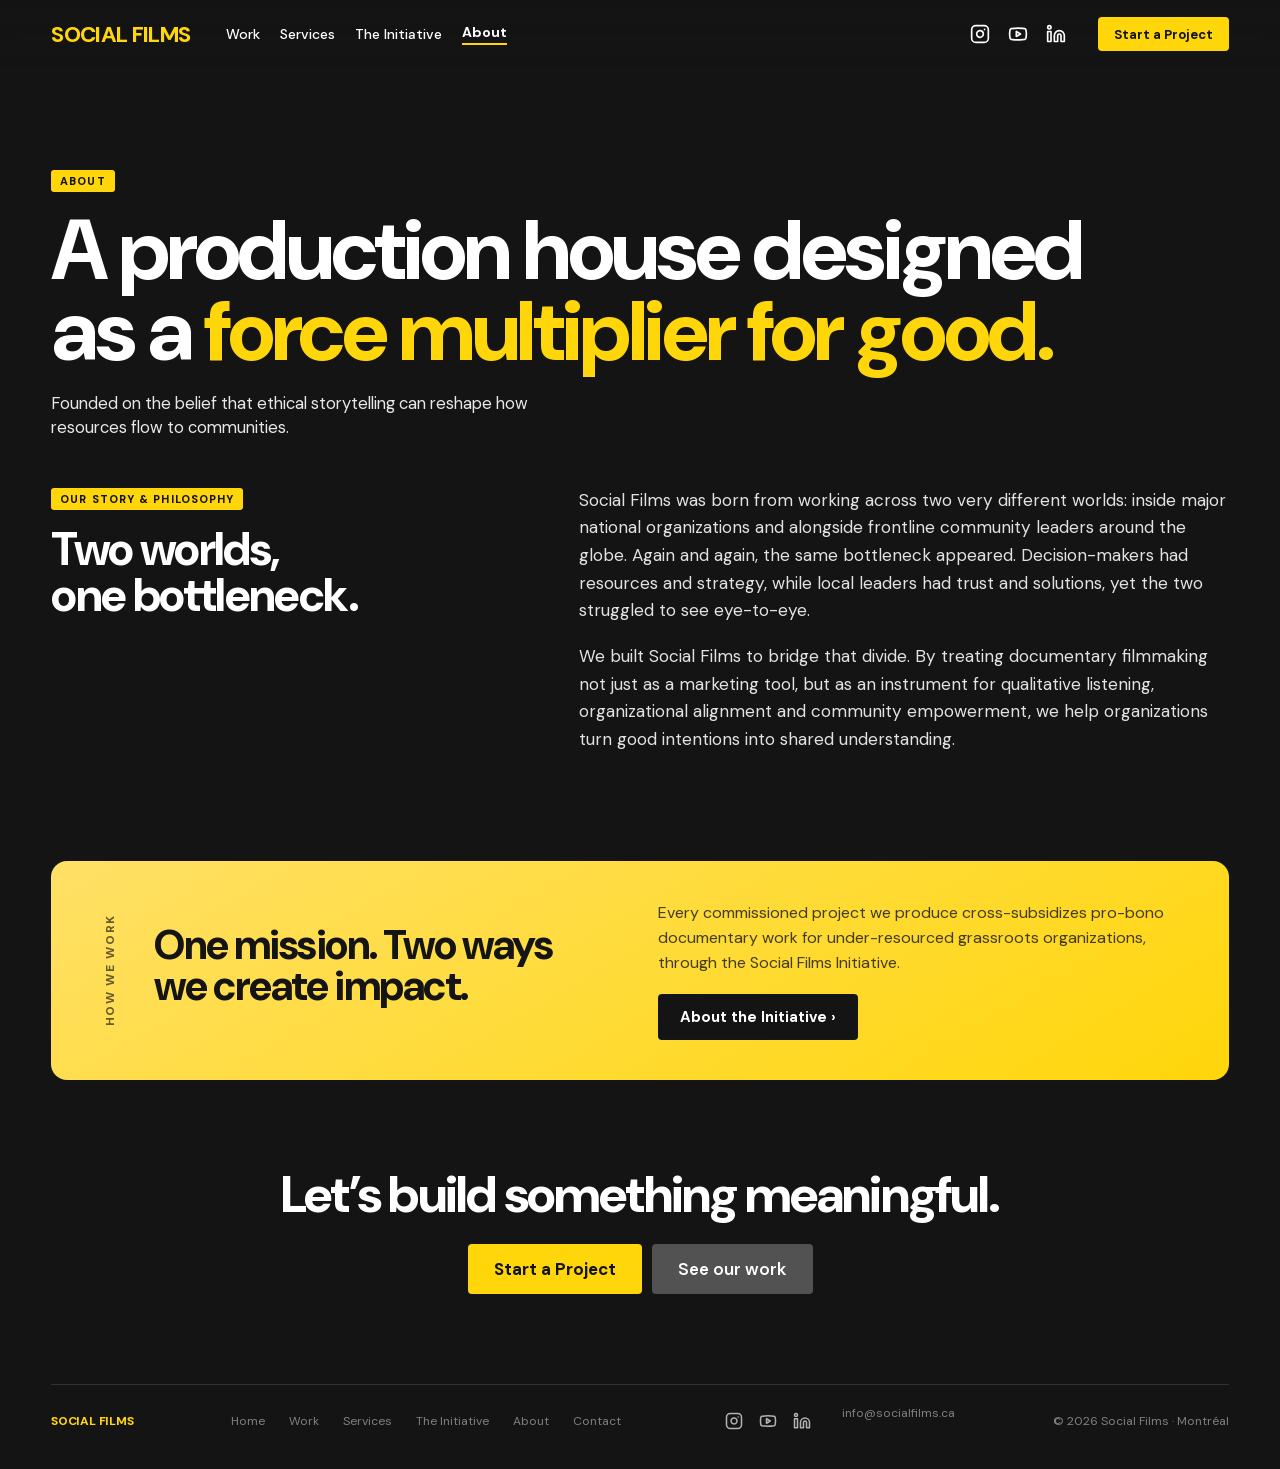
<file: social-films-website/about.html>
<!DOCTYPE html>
<html lang="en">
<head>
<meta charset="utf-8">
<meta name="viewport" content="width=device-width, initial-scale=1">
<link rel="icon" href="favicon.svg" type="image/svg+xml">
<link rel="icon" href="favicon.ico" sizes="any">
<title>About — Social Films | An impact-driven production house</title>
<meta name="description" content="Social Films is an impact-driven production house and qualitative impact media studio, bridging organizations and the grassroots communities they serve through ethical documentary storytelling.">
<meta name="theme-color" content="#141414">
<link rel="preload" href="assets/fonts/dm-sans-latin.woff2" as="font" type="font/woff2" crossorigin>
<link rel="stylesheet" href="styles.css?v=44">
</head>
<body>

<a class="skip-link" href="#about">Skip to content</a>

<nav class="nav" aria-label="Primary">
  <a class="brand" href="index.html">SOCIAL FILMS</a>
  <div class="nav-links" id="site-menu">
    <a href="work.html">Work</a>
    <a href="services.html">Services</a>
    <a href="initiative.html">The Initiative</a>
    <a href="about.html" aria-current="page">About</a>
    <a class="menu-book" href="contact.html">Start a Project</a><div class="menu-social" aria-label="Social media"><a href="https://www.instagram.com/socialfilms.world/" target="_blank" rel="noopener" aria-label="Instagram" title="Instagram"><svg viewBox="0 0 24 24" width="20" height="20" fill="none" stroke="currentColor" stroke-width="2" stroke-linecap="round" stroke-linejoin="round" aria-hidden="true"><rect width="20" height="20" x="2" y="2" rx="5" ry="5"/><path d="M16 11.37A4 4 0 1 1 12.63 8 4 4 0 0 1 16 11.37z"/><line x1="17.5" x2="17.51" y1="6.5" y2="6.5"/></svg></a><a href="https://www.youtube.com/@socialfilms-world" target="_blank" rel="noopener" aria-label="YouTube" title="YouTube"><svg viewBox="0 0 24 24" width="20" height="20" fill="none" stroke="currentColor" stroke-width="2" stroke-linecap="round" stroke-linejoin="round" aria-hidden="true"><path d="M2.5 17a24.12 24.12 0 0 1 0-10 2 2 0 0 1 1.4-1.4 49.56 49.56 0 0 1 16.2 0A2 2 0 0 1 21.5 7a24.12 24.12 0 0 1 0 10 2 2 0 0 1-1.4 1.4 49.55 49.55 0 0 1-16.2 0A2 2 0 0 1 2.5 17"/><path d="m10 15 5-3-5-3z"/></svg></a><a href="https://www.linkedin.com/company/social-films-world/" target="_blank" rel="noopener" aria-label="LinkedIn" title="LinkedIn"><svg viewBox="0 0 24 24" width="20" height="20" fill="none" stroke="currentColor" stroke-width="2" stroke-linecap="round" stroke-linejoin="round" aria-hidden="true"><path d="M16 8a6 6 0 0 1 6 6v7h-4v-7a2 2 0 0 0-2-2 2 2 0 0 0-2 2v7h-4v-7a6 6 0 0 1 6-6z"/><rect width="4" height="12" x="2" y="9"/><circle cx="4" cy="4" r="2"/></svg></a></div>
  </div>
  <!-- Instagram, YouTube and LinkedIn icons from Lucide (lucide.dev), ISC licence --><nav class="social social--head" aria-label="Social media"><a href="https://www.instagram.com/socialfilms.world/" target="_blank" rel="noopener" aria-label="Instagram" title="Instagram"><svg viewBox="0 0 24 24" width="20" height="20" fill="none" stroke="currentColor" stroke-width="2" stroke-linecap="round" stroke-linejoin="round" aria-hidden="true"><rect width="20" height="20" x="2" y="2" rx="5" ry="5"/><path d="M16 11.37A4 4 0 1 1 12.63 8 4 4 0 0 1 16 11.37z"/><line x1="17.5" x2="17.51" y1="6.5" y2="6.5"/></svg></a><a href="https://www.youtube.com/@socialfilms-world" target="_blank" rel="noopener" aria-label="YouTube" title="YouTube"><svg viewBox="0 0 24 24" width="20" height="20" fill="none" stroke="currentColor" stroke-width="2" stroke-linecap="round" stroke-linejoin="round" aria-hidden="true"><path d="M2.5 17a24.12 24.12 0 0 1 0-10 2 2 0 0 1 1.4-1.4 49.56 49.56 0 0 1 16.2 0A2 2 0 0 1 21.5 7a24.12 24.12 0 0 1 0 10 2 2 0 0 1-1.4 1.4 49.55 49.55 0 0 1-16.2 0A2 2 0 0 1 2.5 17"/><path d="m10 15 5-3-5-3z"/></svg></a><a href="https://www.linkedin.com/company/social-films-world/" target="_blank" rel="noopener" aria-label="LinkedIn" title="LinkedIn"><svg viewBox="0 0 24 24" width="20" height="20" fill="none" stroke="currentColor" stroke-width="2" stroke-linecap="round" stroke-linejoin="round" aria-hidden="true"><path d="M16 8a6 6 0 0 1 6 6v7h-4v-7a2 2 0 0 0-2-2 2 2 0 0 0-2 2v7h-4v-7a6 6 0 0 1 6-6z"/><rect width="4" height="12" x="2" y="9"/><circle cx="4" cy="4" r="2"/></svg></a></nav>
  <a class="cta-pill" href="contact.html">Start a Project</a>
  <button class="menu-toggle" type="button" aria-expanded="false" aria-controls="site-menu" aria-label="Open menu"><span></span><span></span><span></span></button>
</nav>

<header class="hero">
  <div class="hero-glow" aria-hidden="true"></div>
  <div class="eyebrow">About</div>
  <h1>A production house designed as a <span class="accent">force multiplier for good.</span></h1>
  <p class="tight">Founded on the belief that ethical storytelling can reshape how resources flow to communities.</p>
</header>

<main id="about">

  <section class="section--pad" aria-labelledby="story-h">
    <div class="wrap story">
      <div class="story-side">
        <div class="eyebrow">Our story &amp; philosophy</div>
        <h2 id="story-h" class="studio-h">Two worlds, one bottleneck.</h2>
      </div>
      <div class="story-body">
        <p>Social Films was born from working across two very different worlds: inside major national organizations and alongside frontline community leaders around the globe. Again and again, the same bottleneck appeared. Decision-makers had resources and strategy, while local leaders had trust and solutions, yet the two struggled to see eye-to-eye.</p>
        <p>We built Social Films to bridge that divide. By treating documentary filmmaking not just as a marketing tool, but as an instrument for qualitative listening, organizational alignment and community empowerment, we help organizations turn good intentions into shared understanding.</p>
      </div>
    </div>
  </section>

  <section class="section--pad" style="padding-top:0;">
    <div class="wrap flagship flagship--promise">
      <div class="rail">HOW WE WORK</div>
      <div class="pc-cols">
        <div class="pc-head">
          <h2>One mission. Two ways we create impact.</h2>
        </div>
        <div class="pc-body">
          <p>Every commissioned project we produce cross-subsidizes pro-bono documentary work for under-resourced grassroots organizations, through the Social Films Initiative.</p>
          <a href="initiative.html">About the Initiative ›</a>
        </div>
      </div>
    </div>
  </section>

  <section class="section--pad center">
    <h2>Let&rsquo;s build something meaningful.</h2>
    <div class="cta-row">
      <a class="btn btn-gold" href="contact.html">Start a Project</a>
      <a class="btn btn-outline" href="work.html">See our work</a>
    </div>
  </section>

</main>

<footer class="footer">
  <div class="footer-inner">
    <a class="brand" href="index.html">SOCIAL FILMS</a>
    <nav aria-label="Site"><a href="index.html">Home</a><a href="work.html">Work</a><a href="services.html">Services</a><a href="initiative.html">The Initiative</a><a href="about.html">About</a><a href="contact.html">Contact</a></nav>
    <nav aria-label="Social"><span class="social social--foot"><a href="https://www.instagram.com/socialfilms.world/" target="_blank" rel="noopener" aria-label="Instagram" title="Instagram"><svg viewBox="0 0 24 24" width="20" height="20" fill="none" stroke="currentColor" stroke-width="2" stroke-linecap="round" stroke-linejoin="round" aria-hidden="true"><rect width="20" height="20" x="2" y="2" rx="5" ry="5"/><path d="M16 11.37A4 4 0 1 1 12.63 8 4 4 0 0 1 16 11.37z"/><line x1="17.5" x2="17.51" y1="6.5" y2="6.5"/></svg></a><a href="https://www.youtube.com/@socialfilms-world" target="_blank" rel="noopener" aria-label="YouTube" title="YouTube"><svg viewBox="0 0 24 24" width="20" height="20" fill="none" stroke="currentColor" stroke-width="2" stroke-linecap="round" stroke-linejoin="round" aria-hidden="true"><path d="M2.5 17a24.12 24.12 0 0 1 0-10 2 2 0 0 1 1.4-1.4 49.56 49.56 0 0 1 16.2 0A2 2 0 0 1 21.5 7a24.12 24.12 0 0 1 0 10 2 2 0 0 1-1.4 1.4 49.55 49.55 0 0 1-16.2 0A2 2 0 0 1 2.5 17"/><path d="m10 15 5-3-5-3z"/></svg></a><a href="https://www.linkedin.com/company/social-films-world/" target="_blank" rel="noopener" aria-label="LinkedIn" title="LinkedIn"><svg viewBox="0 0 24 24" width="20" height="20" fill="none" stroke="currentColor" stroke-width="2" stroke-linecap="round" stroke-linejoin="round" aria-hidden="true"><path d="M16 8a6 6 0 0 1 6 6v7h-4v-7a2 2 0 0 0-2-2 2 2 0 0 0-2 2v7h-4v-7a6 6 0 0 1 6-6z"/><rect width="4" height="12" x="2" y="9"/><circle cx="4" cy="4" r="2"/></svg></a></span><a href="mailto:info@socialfilms.ca">info@socialfilms.ca</a></nav>
    <span>© 2026 Social Films · Montréal</span>
  </div>
</footer>

<script src="site.js?v=11"></script>
</body>
</html>
</file>
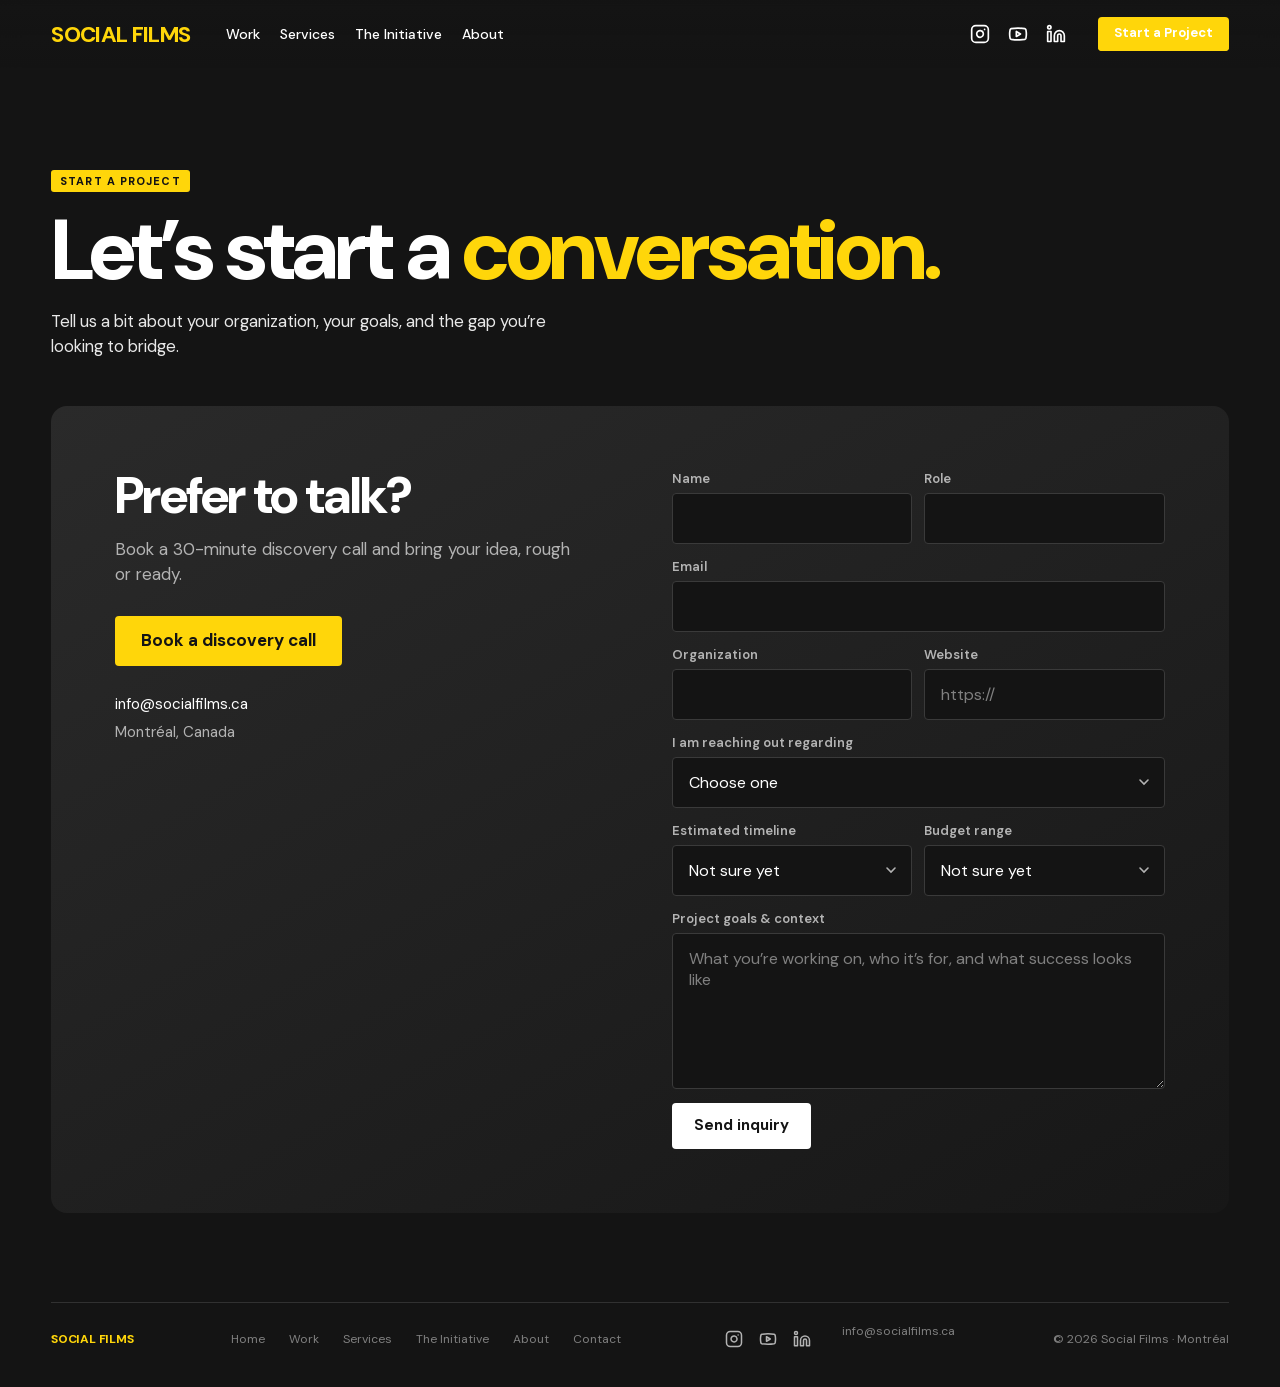
<file: social-films-website/contact.html>
<!DOCTYPE html>
<html lang="en">
<head>
<meta charset="utf-8">
<meta name="viewport" content="width=device-width, initial-scale=1">
<link rel="icon" href="favicon.svg" type="image/svg+xml">
<link rel="icon" href="favicon.ico" sizes="any">
<title>Contact — Start a project with Social Films</title>
<meta name="description" content="Start a project with Social Films: documentary production, qualitative video reporting and stakeholder alignment media for foundations, NGOs and purpose-driven brands, or apply to the Social Films Initiative.">
<meta name="theme-color" content="#141414">
<link rel="preload" href="assets/fonts/dm-sans-latin.woff2" as="font" type="font/woff2" crossorigin>
<link rel="stylesheet" href="styles.css?v=44">
</head>
<body>

<a class="skip-link" href="#contact">Skip to content</a>

<nav class="nav" aria-label="Primary">
  <a class="brand" href="index.html">SOCIAL FILMS</a>
  <div class="nav-links" id="site-menu">
    <a href="work.html">Work</a>
    <a href="services.html">Services</a>
    <a href="initiative.html">The Initiative</a>
    <a href="about.html">About</a>
    <a class="menu-book" href="contact.html">Start a Project</a><div class="menu-social" aria-label="Social media"><a href="https://www.instagram.com/socialfilms.world/" target="_blank" rel="noopener" aria-label="Instagram" title="Instagram"><svg viewBox="0 0 24 24" width="20" height="20" fill="none" stroke="currentColor" stroke-width="2" stroke-linecap="round" stroke-linejoin="round" aria-hidden="true"><rect width="20" height="20" x="2" y="2" rx="5" ry="5"/><path d="M16 11.37A4 4 0 1 1 12.63 8 4 4 0 0 1 16 11.37z"/><line x1="17.5" x2="17.51" y1="6.5" y2="6.5"/></svg></a><a href="https://www.youtube.com/@socialfilms-world" target="_blank" rel="noopener" aria-label="YouTube" title="YouTube"><svg viewBox="0 0 24 24" width="20" height="20" fill="none" stroke="currentColor" stroke-width="2" stroke-linecap="round" stroke-linejoin="round" aria-hidden="true"><path d="M2.5 17a24.12 24.12 0 0 1 0-10 2 2 0 0 1 1.4-1.4 49.56 49.56 0 0 1 16.2 0A2 2 0 0 1 21.5 7a24.12 24.12 0 0 1 0 10 2 2 0 0 1-1.4 1.4 49.55 49.55 0 0 1-16.2 0A2 2 0 0 1 2.5 17"/><path d="m10 15 5-3-5-3z"/></svg></a><a href="https://www.linkedin.com/company/social-films-world/" target="_blank" rel="noopener" aria-label="LinkedIn" title="LinkedIn"><svg viewBox="0 0 24 24" width="20" height="20" fill="none" stroke="currentColor" stroke-width="2" stroke-linecap="round" stroke-linejoin="round" aria-hidden="true"><path d="M16 8a6 6 0 0 1 6 6v7h-4v-7a2 2 0 0 0-2-2 2 2 0 0 0-2 2v7h-4v-7a6 6 0 0 1 6-6z"/><rect width="4" height="12" x="2" y="9"/><circle cx="4" cy="4" r="2"/></svg></a></div>
  </div>
  <!-- Instagram, YouTube and LinkedIn icons from Lucide (lucide.dev), ISC licence --><nav class="social social--head" aria-label="Social media"><a href="https://www.instagram.com/socialfilms.world/" target="_blank" rel="noopener" aria-label="Instagram" title="Instagram"><svg viewBox="0 0 24 24" width="20" height="20" fill="none" stroke="currentColor" stroke-width="2" stroke-linecap="round" stroke-linejoin="round" aria-hidden="true"><rect width="20" height="20" x="2" y="2" rx="5" ry="5"/><path d="M16 11.37A4 4 0 1 1 12.63 8 4 4 0 0 1 16 11.37z"/><line x1="17.5" x2="17.51" y1="6.5" y2="6.5"/></svg></a><a href="https://www.youtube.com/@socialfilms-world" target="_blank" rel="noopener" aria-label="YouTube" title="YouTube"><svg viewBox="0 0 24 24" width="20" height="20" fill="none" stroke="currentColor" stroke-width="2" stroke-linecap="round" stroke-linejoin="round" aria-hidden="true"><path d="M2.5 17a24.12 24.12 0 0 1 0-10 2 2 0 0 1 1.4-1.4 49.56 49.56 0 0 1 16.2 0A2 2 0 0 1 21.5 7a24.12 24.12 0 0 1 0 10 2 2 0 0 1-1.4 1.4 49.55 49.55 0 0 1-16.2 0A2 2 0 0 1 2.5 17"/><path d="m10 15 5-3-5-3z"/></svg></a><a href="https://www.linkedin.com/company/social-films-world/" target="_blank" rel="noopener" aria-label="LinkedIn" title="LinkedIn"><svg viewBox="0 0 24 24" width="20" height="20" fill="none" stroke="currentColor" stroke-width="2" stroke-linecap="round" stroke-linejoin="round" aria-hidden="true"><path d="M16 8a6 6 0 0 1 6 6v7h-4v-7a2 2 0 0 0-2-2 2 2 0 0 0-2 2v7h-4v-7a6 6 0 0 1 6-6z"/><rect width="4" height="12" x="2" y="9"/><circle cx="4" cy="4" r="2"/></svg></a></nav>
  <a class="cta-pill" href="contact.html" aria-current="page">Start a Project</a>
  <button class="menu-toggle" type="button" aria-expanded="false" aria-controls="site-menu" aria-label="Open menu"><span></span><span></span><span></span></button>
</nav>

<header class="hero" style="padding-bottom:48px;">
  <div class="hero-glow" aria-hidden="true"></div>
  <div class="eyebrow">Start a project</div>
  <h1>Let&rsquo;s start a <span class="accent">conversation.</span></h1>
  <p class="tight">Tell us a bit about your organization, your goals, and the gap you&rsquo;re looking to bridge.</p>
</header>

<main id="contact">
  <section class="section--pad">
    <div class="wrap contact-band">
      <div>
        <h2>Prefer to talk?</h2>
        <p class="lead">Book a 30-minute discovery call and bring your idea, rough or ready.</p>
        <a class="btn btn-gold" href="https://calendly.com/socialfilms-ca/30min" target="_blank" rel="noopener">Book a discovery call</a>
        <div class="contact-meta">
          <a href="mailto:info@socialfilms.ca">info@socialfilms.ca</a>
          <span>Montréal, Canada</span>
        </div>
      </div>
      <form class="form" data-demo>
        <div class="form-row">
          <label class="field"><span>Name</span><input type="text" name="name" autocomplete="name" required></label>
          <label class="field"><span>Role</span><input type="text" name="role" autocomplete="organization-title"></label>
        </div>
        <label class="field"><span>Email</span><input type="email" name="email" autocomplete="email" required></label>
        <div class="form-row">
          <label class="field"><span>Organization</span><input type="text" name="org" autocomplete="organization" required></label>
          <label class="field"><span>Website</span><input type="url" name="website" placeholder="https://" autocomplete="url"></label>
        </div>
        <label class="field"><span>I am reaching out regarding</span>
          <select name="topic" required>
            <option value="" disabled selected>Choose one</option>
            <option value="external">External mission / fundraising video production</option>
            <option value="internal">Internal alignment / Social Data: video surveys, impact &amp; data reports</option>
            <option value="brand">Purpose-driven brand sponsorship</option>
            <option value="sponsor">Grant / funding partnership</option>
            <option value="initiative">Applying for the Social Films Initiative (grassroots, pro-bono)</option>
          </select>
        </label>
        <div class="form-row">
          <label class="field"><span>Estimated timeline</span>
            <select name="timeline">
              <option value="" selected>Not sure yet</option>
              <option>Within 1 month</option>
              <option>1–3 months</option>
              <option>3–6 months</option>
              <option>6+ months</option>
            </select>
          </label>
          <label class="field"><span>Budget range</span>
            <select name="budget">
              <option value="" selected>Not sure yet</option>
              <option>Under $10,000</option>
              <option>$10,000–$25,000</option>
              <option>$25,000–$50,000</option>
              <option>$50,000+</option>
              <option>Seeking pro-bono / sponsored support</option>
            </select>
          </label>
        </div>
        <label class="field"><span>Project goals &amp; context</span><textarea name="message" rows="6" placeholder="What you&rsquo;re working on, who it&rsquo;s for, and what success looks like" required></textarea></label>
        <button class="btn btn-light btn-submit" type="submit">Send inquiry</button>
        <p class="form-note" role="status" hidden></p>
      </form>
    </div>
  </section>
</main>

<footer class="footer">
  <div class="footer-inner">
    <a class="brand" href="index.html">SOCIAL FILMS</a>
    <nav aria-label="Site"><a href="index.html">Home</a><a href="work.html">Work</a><a href="services.html">Services</a><a href="initiative.html">The Initiative</a><a href="about.html">About</a><a href="contact.html">Contact</a></nav>
    <nav aria-label="Social"><span class="social social--foot"><a href="https://www.instagram.com/socialfilms.world/" target="_blank" rel="noopener" aria-label="Instagram" title="Instagram"><svg viewBox="0 0 24 24" width="20" height="20" fill="none" stroke="currentColor" stroke-width="2" stroke-linecap="round" stroke-linejoin="round" aria-hidden="true"><rect width="20" height="20" x="2" y="2" rx="5" ry="5"/><path d="M16 11.37A4 4 0 1 1 12.63 8 4 4 0 0 1 16 11.37z"/><line x1="17.5" x2="17.51" y1="6.5" y2="6.5"/></svg></a><a href="https://www.youtube.com/@socialfilms-world" target="_blank" rel="noopener" aria-label="YouTube" title="YouTube"><svg viewBox="0 0 24 24" width="20" height="20" fill="none" stroke="currentColor" stroke-width="2" stroke-linecap="round" stroke-linejoin="round" aria-hidden="true"><path d="M2.5 17a24.12 24.12 0 0 1 0-10 2 2 0 0 1 1.4-1.4 49.56 49.56 0 0 1 16.2 0A2 2 0 0 1 21.5 7a24.12 24.12 0 0 1 0 10 2 2 0 0 1-1.4 1.4 49.55 49.55 0 0 1-16.2 0A2 2 0 0 1 2.5 17"/><path d="m10 15 5-3-5-3z"/></svg></a><a href="https://www.linkedin.com/company/social-films-world/" target="_blank" rel="noopener" aria-label="LinkedIn" title="LinkedIn"><svg viewBox="0 0 24 24" width="20" height="20" fill="none" stroke="currentColor" stroke-width="2" stroke-linecap="round" stroke-linejoin="round" aria-hidden="true"><path d="M16 8a6 6 0 0 1 6 6v7h-4v-7a2 2 0 0 0-2-2 2 2 0 0 0-2 2v7h-4v-7a6 6 0 0 1 6-6z"/><rect width="4" height="12" x="2" y="9"/><circle cx="4" cy="4" r="2"/></svg></a></span><a href="mailto:info@socialfilms.ca">info@socialfilms.ca</a></nav>
    <span>© 2026 Social Films · Montréal</span>
  </div>
</footer>

<script src="site.js?v=11"></script>
</body>
</html>
</file>
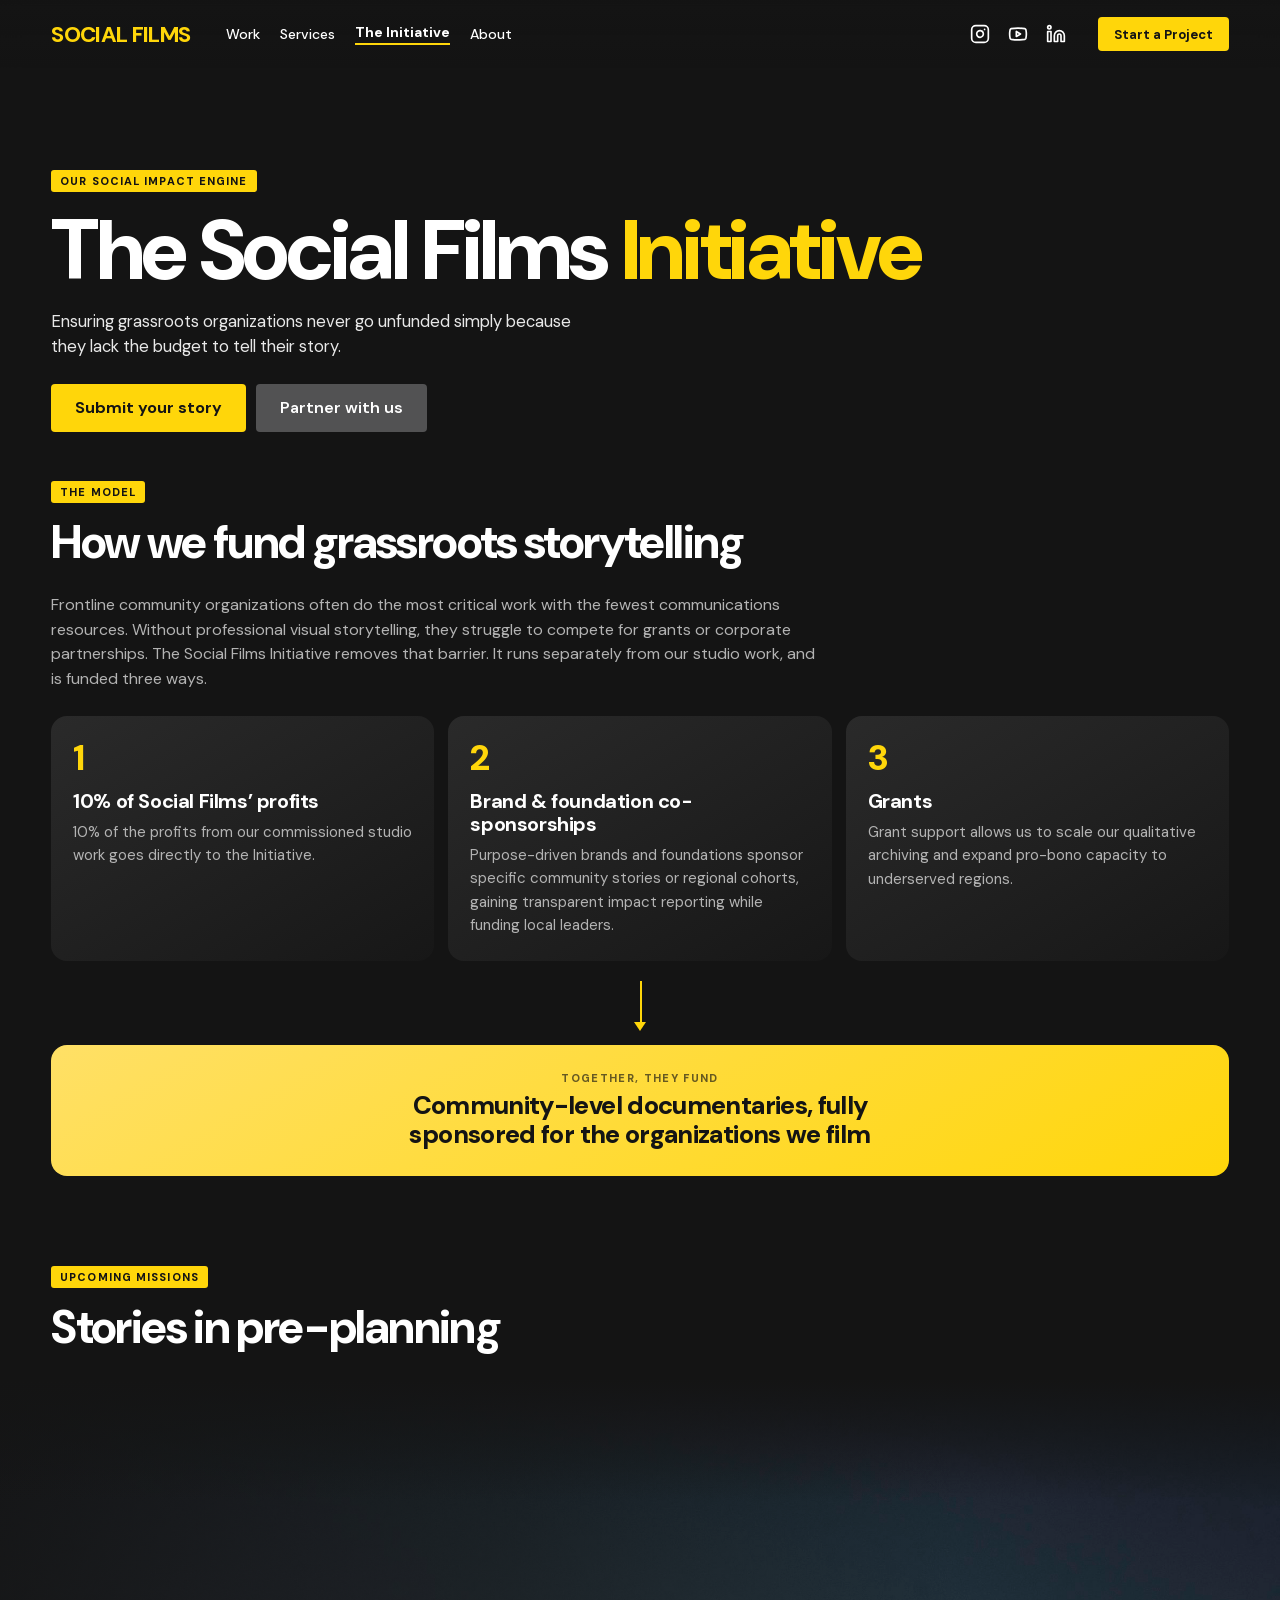
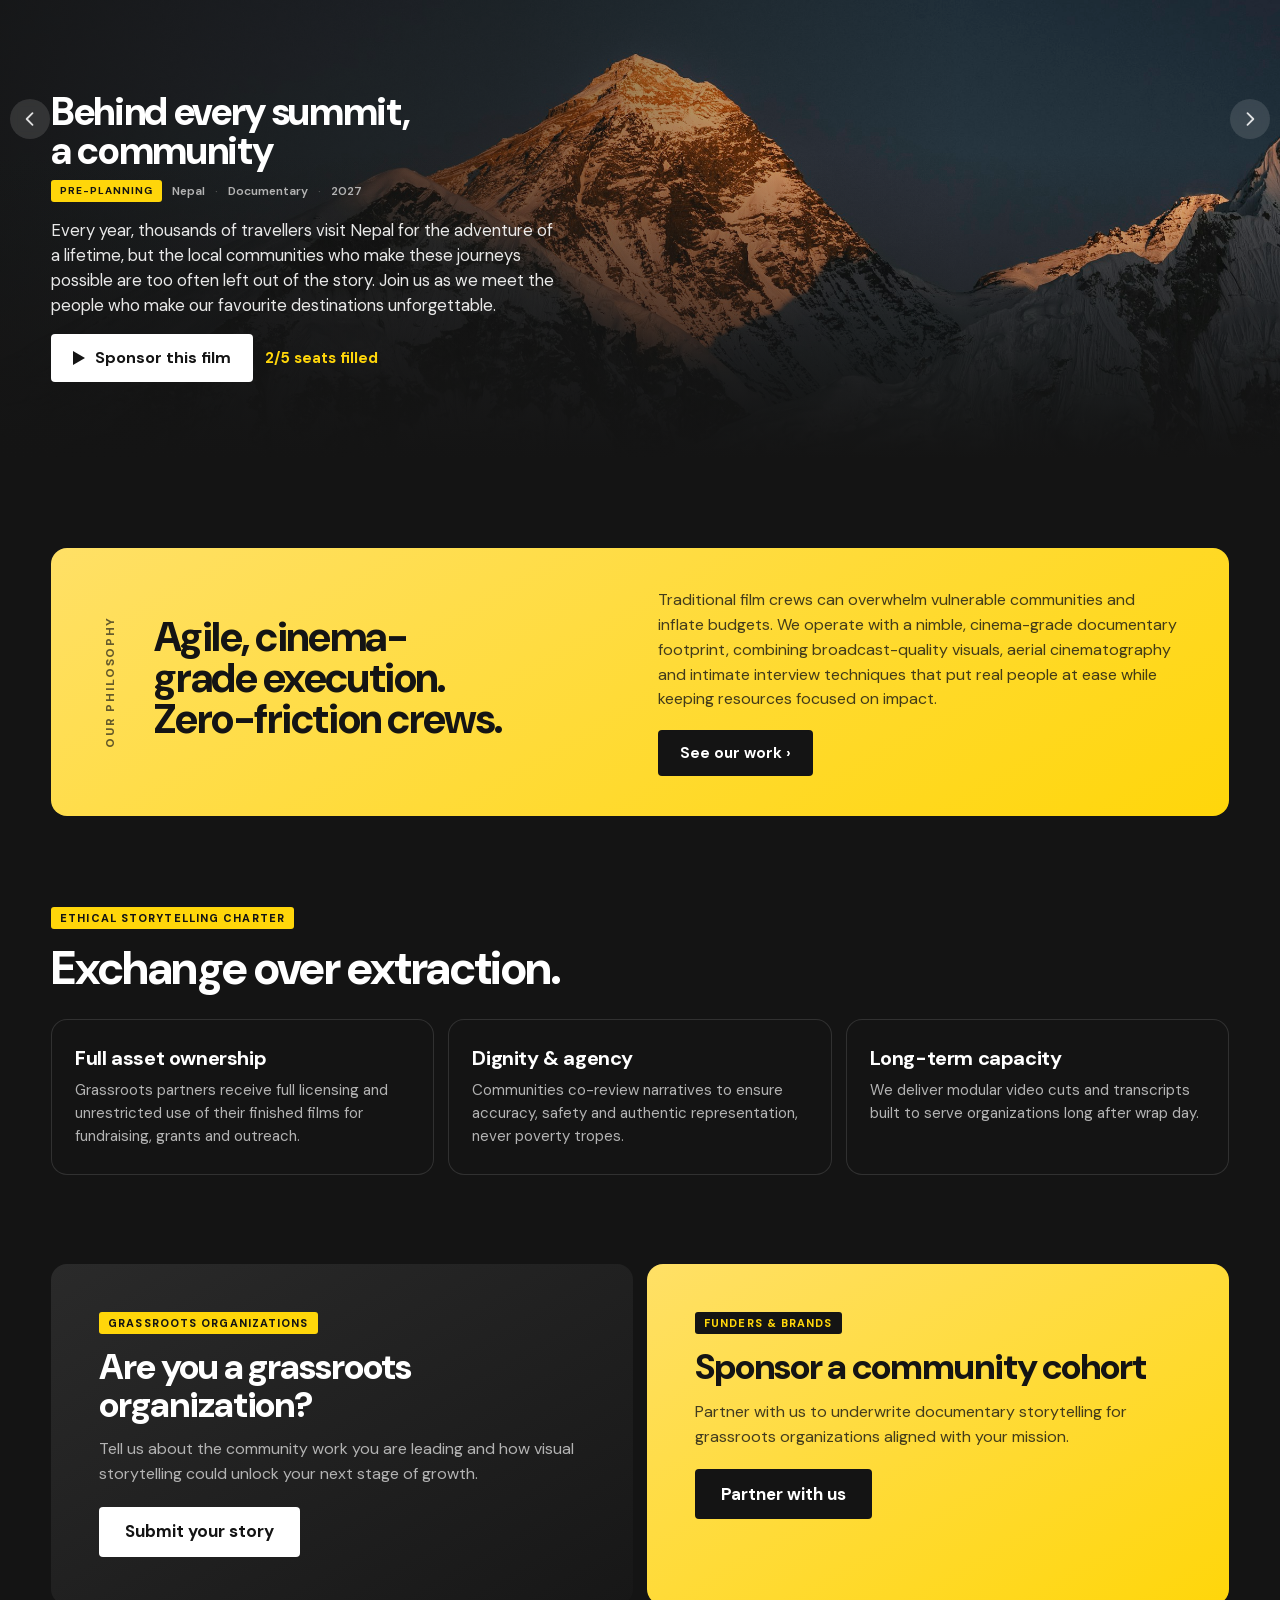
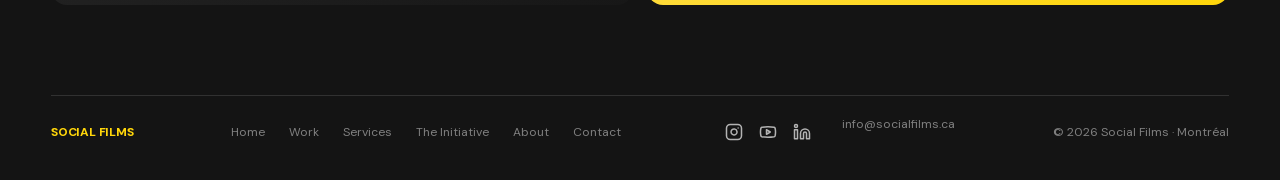
<file: social-films-website/initiative.html>
<!DOCTYPE html>
<html lang="en">
<head>
<meta charset="utf-8">
<meta name="viewport" content="width=device-width, initial-scale=1">
<link rel="icon" href="favicon.svg" type="image/svg+xml">
<link rel="icon" href="favicon.ico" sizes="any">
<title>The Social Films Initiative — Pro-bono documentary storytelling for grassroots organizations</title>
<meta name="description" content="The Social Films Initiative sponsors documentary production for grassroots community organizations, funded by 10% of Social Films&rsquo; profits, brand and foundation sponsorships, and grants.">
<meta name="theme-color" content="#141414">
<link rel="preload" href="assets/fonts/dm-sans-latin.woff2" as="font" type="font/woff2" crossorigin>
<link rel="stylesheet" href="styles.css?v=44">
</head>
<body>

<a class="skip-link" href="#initiative">Skip to content</a>

<nav class="nav" aria-label="Primary">
  <a class="brand" href="index.html">SOCIAL FILMS</a>
  <div class="nav-links" id="site-menu">
    <a href="work.html">Work</a>
    <a href="services.html">Services</a>
    <a href="initiative.html" aria-current="page">The Initiative</a>
    <a href="about.html">About</a>
    <a class="menu-book" href="contact.html">Start a Project</a><div class="menu-social" aria-label="Social media"><a href="https://www.instagram.com/socialfilms.world/" target="_blank" rel="noopener" aria-label="Instagram" title="Instagram"><svg viewBox="0 0 24 24" width="20" height="20" fill="none" stroke="currentColor" stroke-width="2" stroke-linecap="round" stroke-linejoin="round" aria-hidden="true"><rect width="20" height="20" x="2" y="2" rx="5" ry="5"/><path d="M16 11.37A4 4 0 1 1 12.63 8 4 4 0 0 1 16 11.37z"/><line x1="17.5" x2="17.51" y1="6.5" y2="6.5"/></svg></a><a href="https://www.youtube.com/@socialfilms-world" target="_blank" rel="noopener" aria-label="YouTube" title="YouTube"><svg viewBox="0 0 24 24" width="20" height="20" fill="none" stroke="currentColor" stroke-width="2" stroke-linecap="round" stroke-linejoin="round" aria-hidden="true"><path d="M2.5 17a24.12 24.12 0 0 1 0-10 2 2 0 0 1 1.4-1.4 49.56 49.56 0 0 1 16.2 0A2 2 0 0 1 21.5 7a24.12 24.12 0 0 1 0 10 2 2 0 0 1-1.4 1.4 49.55 49.55 0 0 1-16.2 0A2 2 0 0 1 2.5 17"/><path d="m10 15 5-3-5-3z"/></svg></a><a href="https://www.linkedin.com/company/social-films-world/" target="_blank" rel="noopener" aria-label="LinkedIn" title="LinkedIn"><svg viewBox="0 0 24 24" width="20" height="20" fill="none" stroke="currentColor" stroke-width="2" stroke-linecap="round" stroke-linejoin="round" aria-hidden="true"><path d="M16 8a6 6 0 0 1 6 6v7h-4v-7a2 2 0 0 0-2-2 2 2 0 0 0-2 2v7h-4v-7a6 6 0 0 1 6-6z"/><rect width="4" height="12" x="2" y="9"/><circle cx="4" cy="4" r="2"/></svg></a></div>
  </div>
  <!-- Instagram, YouTube and LinkedIn icons from Lucide (lucide.dev), ISC licence --><nav class="social social--head" aria-label="Social media"><a href="https://www.instagram.com/socialfilms.world/" target="_blank" rel="noopener" aria-label="Instagram" title="Instagram"><svg viewBox="0 0 24 24" width="20" height="20" fill="none" stroke="currentColor" stroke-width="2" stroke-linecap="round" stroke-linejoin="round" aria-hidden="true"><rect width="20" height="20" x="2" y="2" rx="5" ry="5"/><path d="M16 11.37A4 4 0 1 1 12.63 8 4 4 0 0 1 16 11.37z"/><line x1="17.5" x2="17.51" y1="6.5" y2="6.5"/></svg></a><a href="https://www.youtube.com/@socialfilms-world" target="_blank" rel="noopener" aria-label="YouTube" title="YouTube"><svg viewBox="0 0 24 24" width="20" height="20" fill="none" stroke="currentColor" stroke-width="2" stroke-linecap="round" stroke-linejoin="round" aria-hidden="true"><path d="M2.5 17a24.12 24.12 0 0 1 0-10 2 2 0 0 1 1.4-1.4 49.56 49.56 0 0 1 16.2 0A2 2 0 0 1 21.5 7a24.12 24.12 0 0 1 0 10 2 2 0 0 1-1.4 1.4 49.55 49.55 0 0 1-16.2 0A2 2 0 0 1 2.5 17"/><path d="m10 15 5-3-5-3z"/></svg></a><a href="https://www.linkedin.com/company/social-films-world/" target="_blank" rel="noopener" aria-label="LinkedIn" title="LinkedIn"><svg viewBox="0 0 24 24" width="20" height="20" fill="none" stroke="currentColor" stroke-width="2" stroke-linecap="round" stroke-linejoin="round" aria-hidden="true"><path d="M16 8a6 6 0 0 1 6 6v7h-4v-7a2 2 0 0 0-2-2 2 2 0 0 0-2 2v7h-4v-7a6 6 0 0 1 6-6z"/><rect width="4" height="12" x="2" y="9"/><circle cx="4" cy="4" r="2"/></svg></a></nav>
  <a class="cta-pill" href="contact.html">Start a Project</a>
  <button class="menu-toggle" type="button" aria-expanded="false" aria-controls="site-menu" aria-label="Open menu"><span></span><span></span><span></span></button>
</nav>

<header class="hero">
  <div class="hero-glow" aria-hidden="true"></div>
  <div class="eyebrow">Our social impact engine</div>
  <h1>The Social Films <span class="accent">Initiative</span></h1>
  <p class="tight">Ensuring grassroots organizations never go unfunded simply because they lack the budget to tell their story.</p>
  <div class="studio-actions">
    <a class="btn btn-gold" href="contact.html?topic=initiative">Submit your story</a>
    <a class="btn btn-outline" href="contact.html?topic=sponsor">Partner with us</a>
  </div>
</header>

<main id="initiative">

  <section class="section--pad" aria-labelledby="model-h">
    <div class="wrap">
      <div class="eyebrow">The model</div>
      <h2 id="model-h" class="studio-h">How we fund grassroots storytelling</h2>
      <p class="intro-p">Frontline community organizations often do the most critical work with the fewest communications resources. Without professional visual storytelling, they struggle to compete for grants or corporate partnerships. The Social Films Initiative removes that barrier. It runs separately from our studio work, and is funded three ways.</p>
      <ol class="pathways">
        <li><div class="pathway-n">1</div><div class="pathway-t">10% of Social Films&rsquo; profits</div><p>10% of the profits from our commissioned studio work goes directly to the Initiative.</p></li>
        <li><div class="pathway-n">2</div><div class="pathway-t">Brand &amp; foundation co-sponsorships</div><p>Purpose-driven brands and foundations sponsor specific community stories or regional cohorts, gaining transparent impact reporting while funding local leaders.</p></li>
        <li><div class="pathway-n">3</div><div class="pathway-t">Grants</div><p>Grant support allows us to scale our qualitative archiving and expand pro-bono capacity to underserved regions.</p></li>
      </ol>
      <div class="pathways-join" aria-hidden="true"></div>
      <div class="pathways-result">
        <div class="pathways-result-k">Together, they fund</div>
        <div class="pathways-result-t">Community-level documentaries, fully sponsored for the organizations we film</div>
      </div>
    </div>
  </section>


  <section class="missions-block" aria-labelledby="missions-h">
    <div class="wrap-g">
      <div class="eyebrow">Upcoming missions</div>
      <h2 id="missions-h" class="studio-h">Stories in pre-planning</h2>
    </div>
    <div class="mission-carousel" aria-roledescription="carousel" aria-label="Upcoming missions">
    <div class="mc-track">
      <div class="mission mc-slide" role="group" aria-roledescription="slide" aria-label="1 of 2">
        <img src="assets/home/nepal-everest.jpg" alt="Mount Everest lit by golden sunrise light, Nepal" loading="lazy">
        <div class="shade-x"></div>
        <div class="shade-y"></div>
        <div class="featured-copy">
          <h3 class="h-xl">Behind every summit, a community</h3>
          <div class="meta"><span class="tag">PRE-PLANNING</span><span>Nepal</span><span class="dot" aria-hidden="true">·</span><span>Documentary</span><span class="dot" aria-hidden="true">·</span><span>2027</span></div>
          <p class="lede">Every year, thousands of travellers visit Nepal for the adventure of a lifetime, but the local communities who make these journeys possible are too often left out of the story. Join us as we meet the people who make our favourite destinations unforgettable.</p>
          <div class="actions">
            <a class="btn btn--md btn-white" href="contact.html?topic=sponsor"><span class="tri" aria-hidden="true"></span>Sponsor this film</a>
            <span class="seats">2/5 seats filled</span>
          </div>
        </div>
      </div>
      <div class="mission mc-slide" role="group" aria-roledescription="slide" aria-label="2 of 2">
        <img src="assets/home/black-mambas-rhinos.jpg" alt="A white rhino and her calf walking through the bush, South Africa" loading="lazy">
        <div class="shade-x"></div>
        <div class="shade-y"></div>
        <div class="featured-copy">
          <h3 class="h-xl">The guardians of the wild</h3>
          <div class="meta"><span class="tag">PRE-PLANNING</span><span>South Africa</span><span class="dot" aria-hidden="true">·</span><span>Documentary</span><span class="dot" aria-hidden="true">·</span><span>2027</span></div>
          <p class="lede">Meet the anti-poaching rangers on the front line in South Africa: people from local communities who patrol the bush every day to protect rhinos, and teach the next generation why wildlife is worth protecting.</p>
          <div class="actions">
            <a class="btn btn--md btn-white" href="contact.html?topic=sponsor"><span class="tri" aria-hidden="true"></span>Sponsor this film</a>
            <span class="seats">1/5 seats filled</span>
          </div>
        </div>
      </div>
    </div>
    <button class="mc-arrow mc-prev" type="button" aria-label="Previous mission"><svg width="20" height="20" viewBox="0 0 24 24" aria-hidden="true"><path d="M15 5l-7 7 7 7" fill="none" stroke="currentColor" stroke-width="2.2" stroke-linecap="round" stroke-linejoin="round"/></svg></button>
    <button class="mc-arrow mc-next" type="button" aria-label="Next mission"><svg width="20" height="20" viewBox="0 0 24 24" aria-hidden="true"><path d="M9 5l7 7-7 7" fill="none" stroke="currentColor" stroke-width="2.2" stroke-linecap="round" stroke-linejoin="round"/></svg></button>
    </div>
  </section>

  <section class="section--pad">
    <div class="wrap flagship flagship--promise">
      <div class="rail">OUR PHILOSOPHY</div>
      <div class="pc-cols">
        <div class="pc-head">
          <h2>Agile, cinema-grade execution. Zero-friction crews.</h2>
        </div>
        <div class="pc-body">
          <p>Traditional film crews can overwhelm vulnerable communities and inflate budgets. We operate with a nimble, cinema-grade documentary footprint, combining broadcast-quality visuals, aerial cinematography and intimate interview techniques that put real people at ease while keeping resources focused on impact.</p>
          <a href="work.html">See our work ›</a>
        </div>
      </div>
    </div>
  </section>

  <section class="section--pad" aria-labelledby="charter-h">
    <div class="wrap">
      <div class="eyebrow">Ethical storytelling charter</div>
      <h2 id="charter-h" class="studio-h">Exchange over extraction.</h2>
      <div class="charter">
        <div class="charter-item"><div class="charter-t">Full asset ownership</div><p>Grassroots partners receive full licensing and unrestricted use of their finished films for fundraising, grants and outreach.</p></div>
        <div class="charter-item"><div class="charter-t">Dignity &amp; agency</div><p>Communities co-review narratives to ensure accuracy, safety and authentic representation, never poverty tropes.</p></div>
        <div class="charter-item"><div class="charter-t">Long-term capacity</div><p>We deliver modular video cuts and transcripts built to serve organizations long after wrap day.</p></div>
      </div>
    </div>
  </section>

  <section class="section--pad" aria-label="Get involved">
    <div class="wrap duo-cta">
      <div class="duo-box">
        <div class="eyebrow">Grassroots organizations</div>
        <h2>Are you a grassroots organization?</h2>
        <p>Tell us about the community work you are leading and how visual storytelling could unlock your next stage of growth.</p>
        <a class="btn btn-light" href="contact.html?topic=initiative">Submit your story</a>
      </div>
      <div class="duo-box duo-box--yellow">
        <div class="eyebrow eyebrow--dark">Funders &amp; brands</div>
        <h2>Sponsor a community cohort</h2>
        <p>Partner with us to underwrite documentary storytelling for grassroots organizations aligned with your mission.</p>
        <a class="btn btn-ink" href="contact.html?topic=sponsor">Partner with us</a>
      </div>
    </div>
  </section>

</main>

<footer class="footer">
  <div class="footer-inner">
    <a class="brand" href="index.html">SOCIAL FILMS</a>
    <nav aria-label="Site"><a href="index.html">Home</a><a href="work.html">Work</a><a href="services.html">Services</a><a href="initiative.html">The Initiative</a><a href="about.html">About</a><a href="contact.html">Contact</a></nav>
    <nav aria-label="Social"><span class="social social--foot"><a href="https://www.instagram.com/socialfilms.world/" target="_blank" rel="noopener" aria-label="Instagram" title="Instagram"><svg viewBox="0 0 24 24" width="20" height="20" fill="none" stroke="currentColor" stroke-width="2" stroke-linecap="round" stroke-linejoin="round" aria-hidden="true"><rect width="20" height="20" x="2" y="2" rx="5" ry="5"/><path d="M16 11.37A4 4 0 1 1 12.63 8 4 4 0 0 1 16 11.37z"/><line x1="17.5" x2="17.51" y1="6.5" y2="6.5"/></svg></a><a href="https://www.youtube.com/@socialfilms-world" target="_blank" rel="noopener" aria-label="YouTube" title="YouTube"><svg viewBox="0 0 24 24" width="20" height="20" fill="none" stroke="currentColor" stroke-width="2" stroke-linecap="round" stroke-linejoin="round" aria-hidden="true"><path d="M2.5 17a24.12 24.12 0 0 1 0-10 2 2 0 0 1 1.4-1.4 49.56 49.56 0 0 1 16.2 0A2 2 0 0 1 21.5 7a24.12 24.12 0 0 1 0 10 2 2 0 0 1-1.4 1.4 49.55 49.55 0 0 1-16.2 0A2 2 0 0 1 2.5 17"/><path d="m10 15 5-3-5-3z"/></svg></a><a href="https://www.linkedin.com/company/social-films-world/" target="_blank" rel="noopener" aria-label="LinkedIn" title="LinkedIn"><svg viewBox="0 0 24 24" width="20" height="20" fill="none" stroke="currentColor" stroke-width="2" stroke-linecap="round" stroke-linejoin="round" aria-hidden="true"><path d="M16 8a6 6 0 0 1 6 6v7h-4v-7a2 2 0 0 0-2-2 2 2 0 0 0-2 2v7h-4v-7a6 6 0 0 1 6-6z"/><rect width="4" height="12" x="2" y="9"/><circle cx="4" cy="4" r="2"/></svg></a></span><a href="mailto:info@socialfilms.ca">info@socialfilms.ca</a></nav>
    <span>© 2026 Social Films · Montréal</span>
  </div>
</footer>

<script src="site.js?v=11"></script>
</body>
</html>
</file>
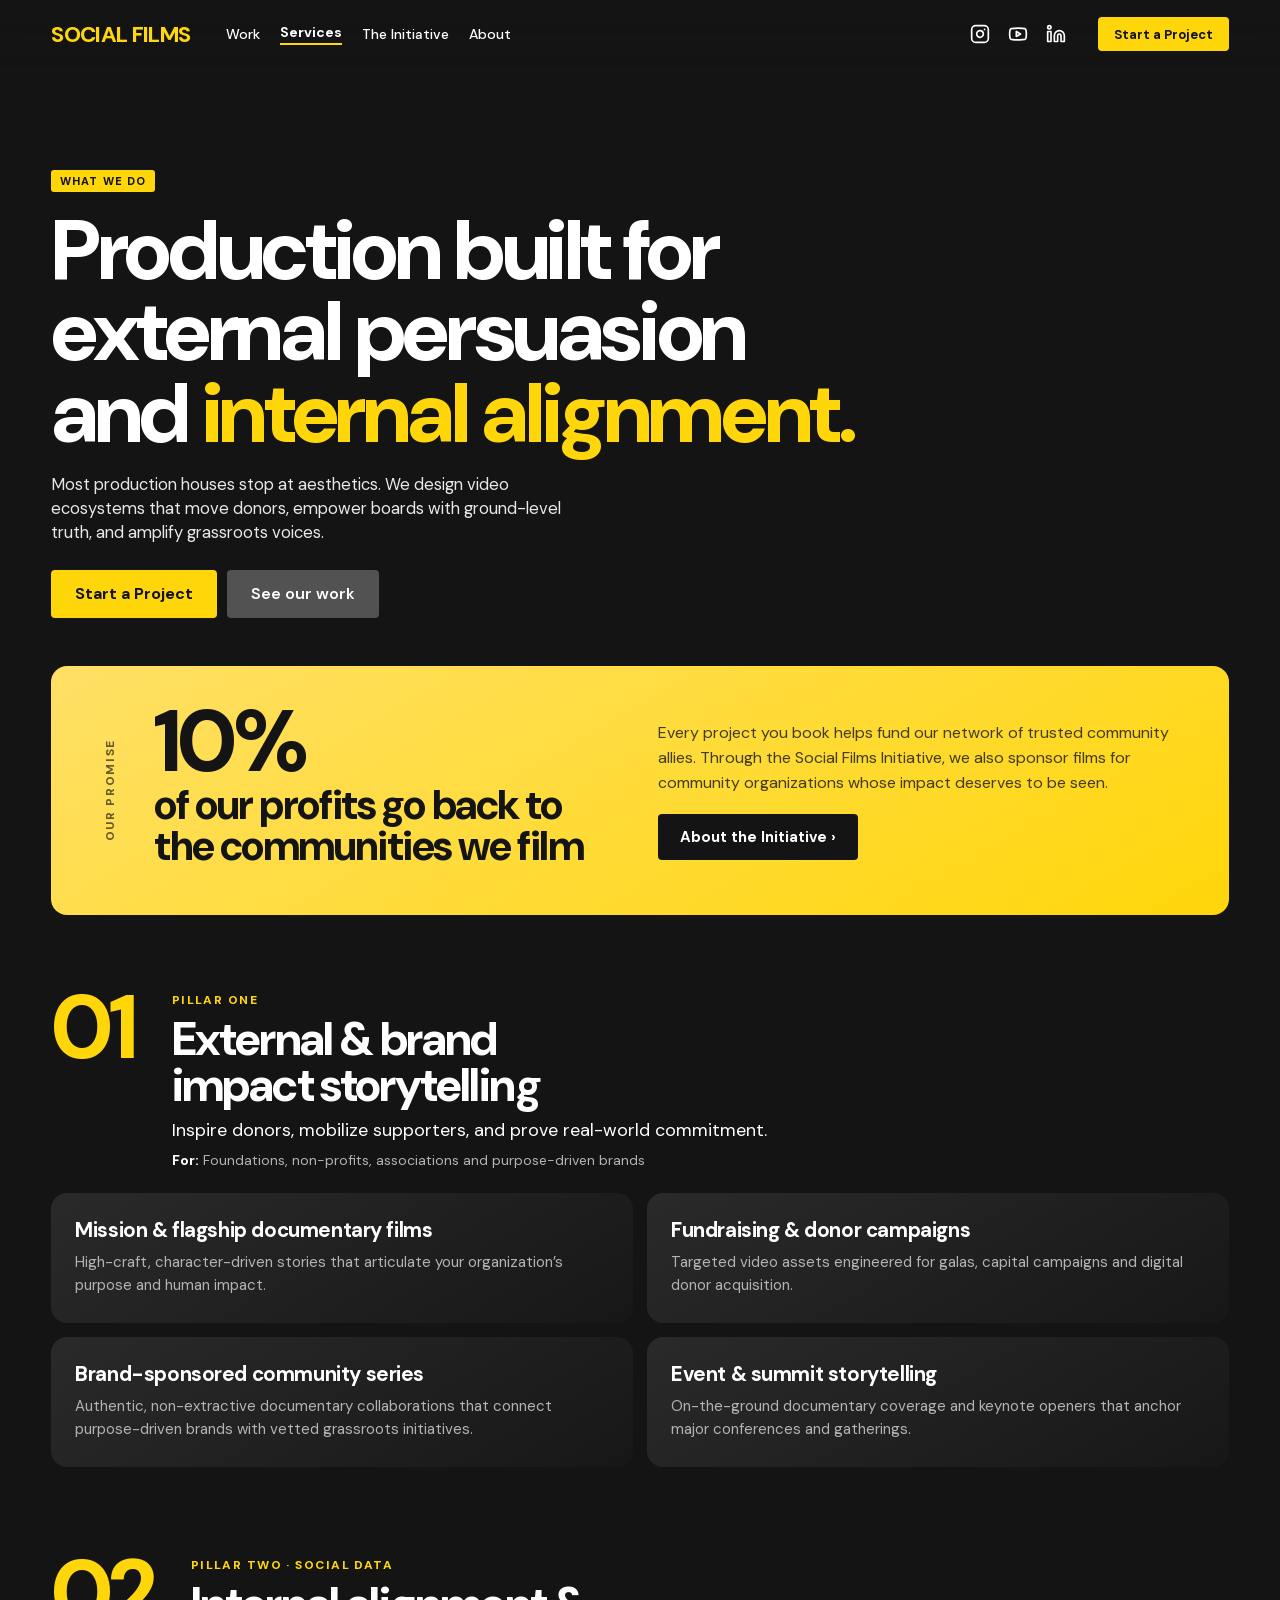
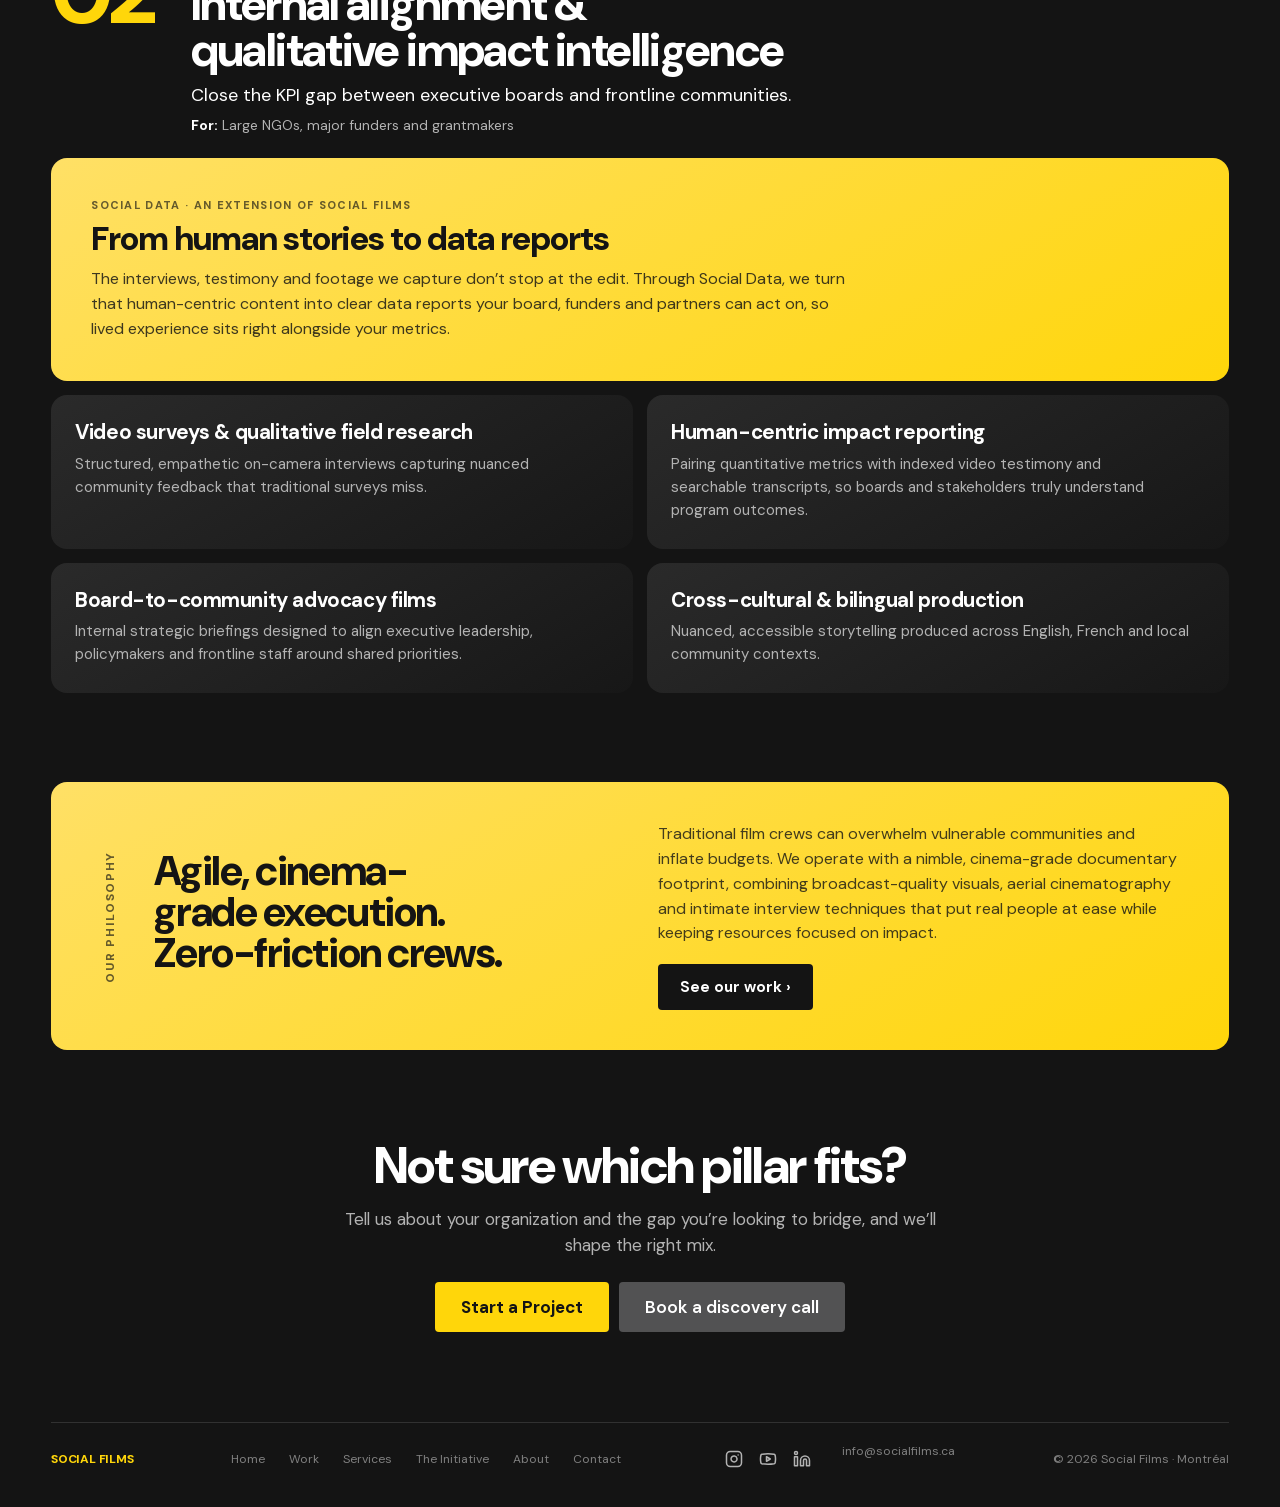
<file: social-films-website/services.html>
<!DOCTYPE html>
<html lang="en">
<head>
<meta charset="utf-8">
<meta name="viewport" content="width=device-width, initial-scale=1">
<link rel="icon" href="favicon.svg" type="image/svg+xml">
<link rel="icon" href="favicon.ico" sizes="any">
<title>Services — Social Films | Nonprofit impact storytelling &amp; qualitative video reporting</title>
<meta name="description" content="Documentary production for foundations, NGOs and purpose-driven brands: mission and fundraising films, plus video surveys, qualitative impact reporting and stakeholder alignment media.">
<meta name="theme-color" content="#141414">
<link rel="preload" href="assets/fonts/dm-sans-latin.woff2" as="font" type="font/woff2" crossorigin>
<link rel="stylesheet" href="styles.css?v=44">
</head>
<body>

<a class="skip-link" href="#services">Skip to content</a>

<nav class="nav" aria-label="Primary">
  <a class="brand" href="index.html">SOCIAL FILMS</a>
  <div class="nav-links" id="site-menu">
    <a href="work.html">Work</a>
    <a href="services.html" aria-current="page">Services</a>
    <a href="initiative.html">The Initiative</a>
    <a href="about.html">About</a>
    <a class="menu-book" href="contact.html">Start a Project</a><div class="menu-social" aria-label="Social media"><a href="https://www.instagram.com/socialfilms.world/" target="_blank" rel="noopener" aria-label="Instagram" title="Instagram"><svg viewBox="0 0 24 24" width="20" height="20" fill="none" stroke="currentColor" stroke-width="2" stroke-linecap="round" stroke-linejoin="round" aria-hidden="true"><rect width="20" height="20" x="2" y="2" rx="5" ry="5"/><path d="M16 11.37A4 4 0 1 1 12.63 8 4 4 0 0 1 16 11.37z"/><line x1="17.5" x2="17.51" y1="6.5" y2="6.5"/></svg></a><a href="https://www.youtube.com/@socialfilms-world" target="_blank" rel="noopener" aria-label="YouTube" title="YouTube"><svg viewBox="0 0 24 24" width="20" height="20" fill="none" stroke="currentColor" stroke-width="2" stroke-linecap="round" stroke-linejoin="round" aria-hidden="true"><path d="M2.5 17a24.12 24.12 0 0 1 0-10 2 2 0 0 1 1.4-1.4 49.56 49.56 0 0 1 16.2 0A2 2 0 0 1 21.5 7a24.12 24.12 0 0 1 0 10 2 2 0 0 1-1.4 1.4 49.55 49.55 0 0 1-16.2 0A2 2 0 0 1 2.5 17"/><path d="m10 15 5-3-5-3z"/></svg></a><a href="https://www.linkedin.com/company/social-films-world/" target="_blank" rel="noopener" aria-label="LinkedIn" title="LinkedIn"><svg viewBox="0 0 24 24" width="20" height="20" fill="none" stroke="currentColor" stroke-width="2" stroke-linecap="round" stroke-linejoin="round" aria-hidden="true"><path d="M16 8a6 6 0 0 1 6 6v7h-4v-7a2 2 0 0 0-2-2 2 2 0 0 0-2 2v7h-4v-7a6 6 0 0 1 6-6z"/><rect width="4" height="12" x="2" y="9"/><circle cx="4" cy="4" r="2"/></svg></a></div>
  </div>
  <!-- Instagram, YouTube and LinkedIn icons from Lucide (lucide.dev), ISC licence --><nav class="social social--head" aria-label="Social media"><a href="https://www.instagram.com/socialfilms.world/" target="_blank" rel="noopener" aria-label="Instagram" title="Instagram"><svg viewBox="0 0 24 24" width="20" height="20" fill="none" stroke="currentColor" stroke-width="2" stroke-linecap="round" stroke-linejoin="round" aria-hidden="true"><rect width="20" height="20" x="2" y="2" rx="5" ry="5"/><path d="M16 11.37A4 4 0 1 1 12.63 8 4 4 0 0 1 16 11.37z"/><line x1="17.5" x2="17.51" y1="6.5" y2="6.5"/></svg></a><a href="https://www.youtube.com/@socialfilms-world" target="_blank" rel="noopener" aria-label="YouTube" title="YouTube"><svg viewBox="0 0 24 24" width="20" height="20" fill="none" stroke="currentColor" stroke-width="2" stroke-linecap="round" stroke-linejoin="round" aria-hidden="true"><path d="M2.5 17a24.12 24.12 0 0 1 0-10 2 2 0 0 1 1.4-1.4 49.56 49.56 0 0 1 16.2 0A2 2 0 0 1 21.5 7a24.12 24.12 0 0 1 0 10 2 2 0 0 1-1.4 1.4 49.55 49.55 0 0 1-16.2 0A2 2 0 0 1 2.5 17"/><path d="m10 15 5-3-5-3z"/></svg></a><a href="https://www.linkedin.com/company/social-films-world/" target="_blank" rel="noopener" aria-label="LinkedIn" title="LinkedIn"><svg viewBox="0 0 24 24" width="20" height="20" fill="none" stroke="currentColor" stroke-width="2" stroke-linecap="round" stroke-linejoin="round" aria-hidden="true"><path d="M16 8a6 6 0 0 1 6 6v7h-4v-7a2 2 0 0 0-2-2 2 2 0 0 0-2 2v7h-4v-7a6 6 0 0 1 6-6z"/><rect width="4" height="12" x="2" y="9"/><circle cx="4" cy="4" r="2"/></svg></a></nav>
  <a class="cta-pill" href="contact.html">Start a Project</a>
  <button class="menu-toggle" type="button" aria-expanded="false" aria-controls="site-menu" aria-label="Open menu"><span></span><span></span><span></span></button>
</nav>

<header class="hero">
  <div class="hero-glow" aria-hidden="true"></div>
  <div class="eyebrow">What we do</div>
  <h1>Production built for external persuasion and <span class="accent">internal alignment.</span></h1>
  <p class="tight">Most production houses stop at aesthetics. We design video ecosystems that move donors, empower boards with ground-level truth, and amplify grassroots voices.</p>
  <div class="studio-actions">
    <a class="btn btn-gold" href="contact.html">Start a Project</a>
    <a class="btn btn-outline" href="work.html">See our work</a>
  </div>
</header>

<main id="services">

  <section class="section--pad" style="padding-bottom:clamp(48px,6vw,88px);">
    <div class="wrap flagship flagship--promise">
      <div class="rail">OUR PROMISE</div>
      <div class="pc-cols">
        <div class="pc-head">
          <h2><span class="pc-num">10%</span> of our profits go back to the communities we film</h2>
        </div>
        <div class="pc-body">
          <p>Every project you book helps fund our network of trusted community allies. Through the Social Films Initiative, we also sponsor films for community organizations whose impact deserves to be seen.</p>
          <a href="initiative.html">About the Initiative ›</a>
        </div>
      </div>
    </div>
  </section>

  <section class="section--pad pillar" aria-labelledby="p1-h">
    <div class="wrap">
      <div class="pillar-head">
        <div class="pillar-num">01</div>
        <div>
          <div class="kicker">Pillar one</div>
          <h2 id="p1-h" class="pillar-title">External &amp; brand impact storytelling</h2>
          <p class="pillar-tag">Inspire donors, mobilize supporters, and prove real-world commitment.</p>
          <p class="pillar-for"><strong>For:</strong> Foundations, non-profits, associations and purpose-driven brands</p>
        </div>
      </div>
      <div class="offer-grid">
        <div class="offer"><div class="offer-t">Mission &amp; flagship documentary films</div><p>High-craft, character-driven stories that articulate your organization&rsquo;s purpose and human impact.</p></div>
        <div class="offer"><div class="offer-t">Fundraising &amp; donor campaigns</div><p>Targeted video assets engineered for galas, capital campaigns and digital donor acquisition.</p></div>
        <div class="offer"><div class="offer-t">Brand-sponsored community series</div><p>Authentic, non-extractive documentary collaborations that connect purpose-driven brands with vetted grassroots initiatives.</p></div>
        <div class="offer"><div class="offer-t">Event &amp; summit storytelling</div><p>On-the-ground documentary coverage and keynote openers that anchor major conferences and gatherings.</p></div>
      </div>
    </div>
  </section>

  <section class="section--pad pillar" aria-labelledby="p2-h">
    <div class="wrap">
      <div class="pillar-head">
        <div class="pillar-num">02</div>
        <div>
          <div class="kicker">Pillar two · Social Data</div>
          <h2 id="p2-h" class="pillar-title">Internal alignment &amp; qualitative impact intelligence</h2>
          <p class="pillar-tag">Close the KPI gap between executive boards and frontline communities.</p>
          <p class="pillar-for"><strong>For:</strong> Large NGOs, major funders and grantmakers</p>
        </div>
      </div>
      <div class="social-data">
        <div class="sd-k">Social Data · An extension of Social Films</div>
        <div class="sd-t">From human stories to data reports</div>
        <p>The interviews, testimony and footage we capture don&rsquo;t stop at the edit. Through Social Data, we turn that human-centric content into clear data reports your board, funders and partners can act on, so lived experience sits right alongside your metrics.</p>
      </div>
      <div class="offer-grid">
        <div class="offer"><div class="offer-t">Video surveys &amp; qualitative field research</div><p>Structured, empathetic on-camera interviews capturing nuanced community feedback that traditional surveys miss.</p></div>
        <div class="offer"><div class="offer-t">Human-centric impact reporting</div><p>Pairing quantitative metrics with indexed video testimony and searchable transcripts, so boards and stakeholders truly understand program outcomes.</p></div>
        <div class="offer"><div class="offer-t">Board-to-community advocacy films</div><p>Internal strategic briefings designed to align executive leadership, policymakers and frontline staff around shared priorities.</p></div>
        <div class="offer"><div class="offer-t">Cross-cultural &amp; bilingual production</div><p>Nuanced, accessible storytelling produced across English, French and local community contexts.</p></div>
      </div>
    </div>
  </section>

  <section class="section--pad">
    <div class="wrap flagship flagship--promise">
      <div class="rail">OUR PHILOSOPHY</div>
      <div class="pc-cols">
        <div class="pc-head">
          <h2>Agile, cinema-grade execution. Zero-friction crews.</h2>
        </div>
        <div class="pc-body">
          <p>Traditional film crews can overwhelm vulnerable communities and inflate budgets. We operate with a nimble, cinema-grade documentary footprint, combining broadcast-quality visuals, aerial cinematography and intimate interview techniques that put real people at ease while keeping resources focused on impact.</p>
          <a href="work.html">See our work ›</a>
        </div>
      </div>
    </div>
  </section>


  <section class="section--pad center">
    <h2>Not sure which pillar fits?</h2>
    <p class="studio-note">Tell us about your organization and the gap you&rsquo;re looking to bridge, and we&rsquo;ll shape the right mix.</p>
    <div class="cta-row">
      <a class="btn btn-gold" href="contact.html">Start a Project</a>
      <a class="btn btn-outline" href="https://calendly.com/socialfilms-ca/30min" target="_blank" rel="noopener">Book a discovery call</a>
    </div>
  </section>

</main>

<footer class="footer">
  <div class="footer-inner">
    <a class="brand" href="index.html">SOCIAL FILMS</a>
    <nav aria-label="Site"><a href="index.html">Home</a><a href="work.html">Work</a><a href="services.html">Services</a><a href="initiative.html">The Initiative</a><a href="about.html">About</a><a href="contact.html">Contact</a></nav>
    <nav aria-label="Social"><span class="social social--foot"><a href="https://www.instagram.com/socialfilms.world/" target="_blank" rel="noopener" aria-label="Instagram" title="Instagram"><svg viewBox="0 0 24 24" width="20" height="20" fill="none" stroke="currentColor" stroke-width="2" stroke-linecap="round" stroke-linejoin="round" aria-hidden="true"><rect width="20" height="20" x="2" y="2" rx="5" ry="5"/><path d="M16 11.37A4 4 0 1 1 12.63 8 4 4 0 0 1 16 11.37z"/><line x1="17.5" x2="17.51" y1="6.5" y2="6.5"/></svg></a><a href="https://www.youtube.com/@socialfilms-world" target="_blank" rel="noopener" aria-label="YouTube" title="YouTube"><svg viewBox="0 0 24 24" width="20" height="20" fill="none" stroke="currentColor" stroke-width="2" stroke-linecap="round" stroke-linejoin="round" aria-hidden="true"><path d="M2.5 17a24.12 24.12 0 0 1 0-10 2 2 0 0 1 1.4-1.4 49.56 49.56 0 0 1 16.2 0A2 2 0 0 1 21.5 7a24.12 24.12 0 0 1 0 10 2 2 0 0 1-1.4 1.4 49.55 49.55 0 0 1-16.2 0A2 2 0 0 1 2.5 17"/><path d="m10 15 5-3-5-3z"/></svg></a><a href="https://www.linkedin.com/company/social-films-world/" target="_blank" rel="noopener" aria-label="LinkedIn" title="LinkedIn"><svg viewBox="0 0 24 24" width="20" height="20" fill="none" stroke="currentColor" stroke-width="2" stroke-linecap="round" stroke-linejoin="round" aria-hidden="true"><path d="M16 8a6 6 0 0 1 6 6v7h-4v-7a2 2 0 0 0-2-2 2 2 0 0 0-2 2v7h-4v-7a6 6 0 0 1 6-6z"/><rect width="4" height="12" x="2" y="9"/><circle cx="4" cy="4" r="2"/></svg></a></span><a href="mailto:info@socialfilms.ca">info@socialfilms.ca</a></nav>
    <span>© 2026 Social Films · Montréal</span>
  </div>
</footer>

<script src="site.js?v=11"></script>
</body>
</html>
</file>
<file: social-films-website/styles.css>
/* ============================================================
   Social Films — shared stylesheet (Work, Services, About, Contact)
   Same dark, Netflix-style language as the home page (home.css).
   ============================================================ */
@font-face {
  font-family: 'DM Sans'; font-style: normal; font-weight: 400 800; font-display: swap;
  src: url("assets/fonts/dm-sans-latin.woff2") format('woff2');
  unicode-range: U+0000-00FF, U+0131, U+0152-0153, U+02BB-02BC, U+02C6, U+02DA, U+02DC, U+0304, U+0308, U+0329, U+2000-206F, U+20AC, U+2122, U+2191, U+2193, U+2212, U+2215, U+FEFF, U+FFFD;
}
@font-face {
  font-family: 'DM Sans'; font-style: normal; font-weight: 400 800; font-display: swap;
  src: url("assets/fonts/dm-sans-latin-ext.woff2") format('woff2');
  unicode-range: U+0100-02BA, U+02BD-02C5, U+02C7-02CC, U+02CE-02D7, U+02DD-02FF, U+0304, U+0308, U+0329, U+1D00-1DBF, U+1E00-1E9F, U+1EF2-1EFF, U+2020, U+20A0-20AB, U+20AD-20C4, U+2113, U+2C60-2C7F, U+A720-A7FF;
}

:root {
  --bg: #141414;
  --ink: #FFFFFF;
  --muted: #B3B3B3;
  --dim: #808080;
  --tile: #2F2F2F;
  --tile-2: #1F1F1F;
  --edge: #3A3A3A;
  --yellow: #FFD60A;
  --yellow-hover: #F2C600;
  --grey-btn: rgba(109,109,110,.7);
  --grey-btn-hover: rgba(109,109,110,.4);
  --line: rgba(255,255,255,.12);
  --card-grad: linear-gradient(150deg,#2A2A2A 0%,#171717 100%);
  --yellow-grad: linear-gradient(150deg,#FFE066 0%,#FFD60A 100%);
  --gutter: clamp(20px,4vw,60px);
  --maxw: 1240px;
  --radius: 16px;
  --radius-sm: 6px;
}

* { box-sizing: border-box; }
html { scroll-behavior: smooth; color-scheme: dark; }
body {
  margin: 0;
  font-family: "DM Sans", "Helvetica Neue", Helvetica, Arial, sans-serif;
  color: var(--ink);
  background: var(--bg);
  -webkit-font-smoothing: antialiased;
}
a { color: inherit; text-decoration: none; }
a:hover { color: var(--muted); }
img { display: block; max-width: 100%; }
h1, h2, h3 { text-wrap: balance; }
p { text-wrap: pretty; }
::selection { background: rgba(255,214,10,.35); color: var(--ink); }
html { accent-color: var(--yellow); caret-color: var(--yellow); }
:focus-visible { outline: 2px solid var(--yellow); outline-offset: 3px; border-radius: 4px; }

.skip-link {
  position: absolute; left: 12px; top: -60px; z-index: 50;
  background: var(--yellow); color: var(--bg);
  padding: 8px 14px; border-radius: 4px; font-size: 14px; font-weight: 700;
  transition: top .15s ease;
}
.skip-link:focus { top: 12px; color: var(--bg); }

.wrap { max-width: var(--maxw); margin: 0 auto; }
.accent { color: var(--yellow); }

/* ── Nav (matches the home page top bar) ──────────── */
.nav {
  position: sticky; top: 0; z-index: 20;
  height: 68px; display: flex; align-items: center; gap: 36px;
  padding: 0 var(--gutter);
  font-size: 14px; font-weight: 500;
  background: linear-gradient(180deg, rgba(20,20,20,.96) 0%, rgba(20,20,20,.85) 100%);
  backdrop-filter: blur(12px); -webkit-backdrop-filter: blur(12px);
}
.brand { font-weight: 800; font-size: 22px; letter-spacing: -.03em; color: var(--yellow); white-space: nowrap; }
.brand:hover { color: var(--yellow); }
.nav-links { display: flex; align-items: center; gap: 20px; margin-right: auto; }
.nav-links a { white-space: nowrap; }
.nav a[aria-current="page"] { font-weight: 700; color: var(--ink); box-shadow: inset 0 -2px 0 var(--yellow); padding-bottom: 4px; }
.cta-pill {
  display: inline-flex; align-items: center; height: 34px; padding: 0 16px; border-radius: 4px;
  background: var(--yellow); color: var(--bg); font-size: 13px; font-weight: 700; white-space: nowrap;
}
.cta-pill:hover { background: var(--yellow-hover); color: var(--bg); }

/* ── Buttons ──────────────────────────────────────── */
.btn {
  display: inline-flex; align-items: center; gap: 10px; height: 50px; padding: 0 26px; border-radius: 4px;
  font-family: inherit; font-size: 17px; font-weight: 700; line-height: 1; cursor: pointer; border: 0;
  transition: background-color .15s ease, color .15s ease;
}
.btn-gold { background: var(--yellow); color: var(--bg); }
.btn-gold:hover { background: var(--yellow-hover); color: var(--bg); }
.btn-dark, .btn-light { background: var(--ink); color: var(--bg); }
.btn-dark:hover, .btn-light:hover { background: rgba(255,255,255,.8); color: var(--bg); }
.btn-outline { background: var(--grey-btn); color: var(--ink); font-weight: 600; }
.btn-outline:hover { background: var(--grey-btn-hover); color: var(--ink); }

/* ── Hero (left-aligned, billboard type) ──────────── */
.hero {
  position: relative; max-width: calc(var(--maxw) + 2 * var(--gutter)); margin: 0 auto;
  padding: clamp(56px,8vw,112px) var(--gutter) 48px; display: grid; gap: 18px; justify-items: start;
}
.hero-glow { display: none; }
.eyebrow {
  display: inline-flex; align-items: center; height: 22px; padding: 0 9px; border-radius: 3px;
  background: var(--yellow); color: var(--bg); font-size: 11px; font-weight: 800; letter-spacing: .1em; text-transform: uppercase;
}
.hero h1 { margin: 0; font-weight: 800; font-size: clamp(44px,6.6vw,96px); line-height: .96; letter-spacing: -.04em; }
.hero p { margin: 0; font-size: clamp(16px,1.3vw,20px); line-height: 1.45; color: rgba(255,255,255,.9); max-width: 50ch; }
.hero .filters { margin-top: 10px; }

/* ── Section spacing ──────────────────────────────── */
.section { padding: 24px var(--gutter) 0; }
.section--pad { padding: 0 var(--gutter) clamp(56px,7vw,104px); }
.section--grid { padding: 24px var(--gutter) 40px; }
.section--cta { padding: 40px var(--gutter) clamp(56px,7vw,104px); }
.section-head { display: flex; justify-content: space-between; align-items: baseline; gap: 20px; margin-bottom: 28px; }
.section-head h2 { font-size: clamp(30px,4vw,56px); font-weight: 800; letter-spacing: -.035em; margin: 0; }
.section-link { font-size: 13px; font-weight: 600; color: var(--muted); }

/* ── Video facade (click-to-play) ─────────────────── */
.video {
  position: relative; width: 100%; height: 100%;
  background: #000; border: 0; padding: 0; margin: 0;
  cursor: pointer; overflow: hidden; display: block;
}
.video img { width: 100%; height: 100%; object-fit: cover; transition: transform .6s cubic-bezier(.2,.7,.2,1); }
.video:hover img { transform: scale(1.04); }
.video::before { content: ""; position: absolute; inset: 0; background: linear-gradient(to top, rgba(20,20,20,.55), rgba(20,20,20,0) 55%); z-index: 1; pointer-events: none; }
.play {
  position: absolute; left: 50%; top: 50%; transform: translate(-50%,-50%);
  width: 66px; height: 66px; border-radius: 50%;
  background: rgba(255,255,255,.92); display: grid; place-items: center;
  z-index: 2; box-shadow: 0 8px 30px rgba(0,0,0,.45);
  transition: transform .2s ease, background .2s ease; pointer-events: none;
}
.play svg { fill: var(--bg); margin-left: 3px; }
.card--sm .play, .card--md .play { width: 54px; height: 54px; }
.video:hover .play { transform: translate(-50%,-50%) scale(1.08); background: var(--yellow); }
.video iframe { position: absolute; inset: 0; width: 100%; height: 100%; border: 0; z-index: 4; }

/* ── Footer (matches the home page footer) ────────── */
.footer {
  max-width: calc(var(--maxw) + 2 * var(--gutter)); margin: 0 auto;
  padding: 0 var(--gutter) 32px; font-size: 12px; color: var(--dim);
}
.footer-inner {
  display: flex; flex-wrap: wrap; gap: 16px 24px; justify-content: space-between; align-items: center;
  border-top: 1px solid var(--line); padding-top: 20px;
}
.footer .brand { font-size: 12px; letter-spacing: -.02em; }
.footer nav { display: flex; flex-wrap: wrap; gap: 12px 24px; }
.footer nav a:hover { color: var(--ink); }

/* ============================================================
   WORK PAGE
   ============================================================ */
.filters { display: flex; gap: 8px; flex-wrap: wrap; }
.chip {
  background: var(--tile); border: 0; font-family: inherit; font-size: 14px; font-weight: 600;
  height: 36px; padding: 0 16px; border-radius: 4px; color: var(--ink); cursor: pointer;
  transition: background .15s ease, color .15s ease;
}
.chip:hover { background: #3F3F3F; }
.chip[aria-pressed="true"] { background: var(--ink); color: var(--bg); }

.featured { position: relative; border-radius: var(--radius); overflow: hidden; background: #000; }
.featured .media { height: clamp(340px,52vw,620px); }
.featured-overlay {
  position: absolute; inset: 0; pointer-events: none;
  display: flex; flex-direction: column; justify-content: flex-end; gap: 10px;
  padding: 0 clamp(24px,3vw,44px) clamp(28px,4vw,48px);
  background: linear-gradient(90deg, rgba(20,20,20,.85) 0%, rgba(20,20,20,.35) 45%, rgba(20,20,20,0) 70%), linear-gradient(0deg, rgba(20,20,20,.8) 0%, rgba(20,20,20,0) 50%);
  z-index: 3; transition: opacity .4s ease;
}
.featured.is-playing .featured-overlay, .featured.is-playing .featured-watch { opacity: 0; }
.featured-kicker { align-self: flex-start; display: inline-flex; align-items: center; height: 22px; padding: 0 9px; border-radius: 3px; background: var(--yellow); color: var(--bg); font-size: 11px; font-weight: 800; letter-spacing: .1em; text-transform: uppercase; }
.featured-title { font-size: clamp(32px,5vw,64px); font-weight: 800; line-height: .98; letter-spacing: -.04em; color: var(--ink); }
.featured-desc { font-size: clamp(15px,1.2vw,18px); line-height: 1.45; color: rgba(255,255,255,.9); max-width: 50ch; }
.featured-watch {
  position: absolute; right: clamp(24px,3vw,44px); bottom: clamp(28px,4vw,48px); pointer-events: none;
  display: inline-flex; align-items: center; height: 46px; padding: 0 22px; border-radius: 4px;
  background: var(--ink); color: var(--bg); font-size: 15px; font-weight: 700;
  z-index: 3; transition: opacity .4s ease;
}
/* Work page: every film card the same size, three per row; a short last row is centred */
.grid-work { display: grid; grid-template-columns: repeat(6, minmax(0,1fr)); gap: 36px 14px; }
.grid-work > .card { grid-column: span 2; }
@media (min-width: 861px) {
  .grid-work > .card:nth-child(3n+1):nth-last-child(2) { grid-column: 2 / span 2; }
  .grid-work > .card:nth-child(3n+1):last-child { grid-column: 3 / span 2; }
}
.card-media { position: relative; border-radius: var(--radius-sm); overflow: hidden; background: var(--tile); aspect-ratio: 16 / 9; }
/* Yellow label on a film card (e.g. "Featured · Docu-Series"); hidden once the film plays */
.card-badge { position: absolute; top: 12px; left: 12px; z-index: 4; pointer-events: none; display: inline-flex; align-items: center; height: 22px; padding: 0 9px; border-radius: 3px; background: var(--yellow); color: var(--bg); font-size: 11px; font-weight: 800; letter-spacing: .1em; text-transform: uppercase; }
.card-media:has(.video[data-playing]) .card-badge { display: none; }
.card-meta { display: flex; justify-content: space-between; align-items: baseline; gap: 12px; padding: 14px 2px 0; }
.card-name { font-size: 20px; font-weight: 700; letter-spacing: -.02em; }
.card--sm .card-name { font-size: 18px; }
.card-sub { font-size: 13px; color: var(--muted); margin-top: 2px; }
.card-region { font-size: 11px; font-weight: 800; letter-spacing: .1em; text-transform: uppercase; color: var(--yellow); white-space: nowrap; }
.card.is-hidden { display: none; }

/* ── Contact band + form ──────────────────────────── */
.contact-band {
  background: var(--card-grad); border-radius: var(--radius); padding: clamp(28px,5vw,64px);
  display: grid; grid-template-columns: 1fr 1fr; gap: clamp(36px,5vw,64px);
}
.contact-band h2 { font-size: clamp(32px,4vw,56px); font-weight: 800; letter-spacing: -.035em; line-height: 1; margin: 0 0 16px; }
.contact-band .lead { font-size: 17px; color: var(--muted); line-height: 1.5; margin: 0 0 28px; }
.contact-meta { display: flex; flex-direction: column; gap: 8px; font-size: 15px; color: var(--muted); margin-top: 28px; }
.contact-meta .row { display: flex; gap: 16px; margin-top: 4px; }
.contact-meta a { color: var(--ink); }
.contact-meta a:hover { color: var(--muted); }
.form { display: flex; flex-direction: column; gap: 14px; }
.form-row { display: flex; gap: 12px; }
.form input, .form textarea {
  width: 100%; background: var(--bg); border: 1px solid var(--edge);
  border-radius: 4px; padding: 14px 16px; color: var(--ink);
  font: 400 16px "DM Sans", "Helvetica Neue", Helvetica, Arial, sans-serif;
}
.form textarea { resize: vertical; }
.form ::placeholder { color: var(--dim); }
.field { display: flex; flex-direction: column; gap: 6px; flex: 1; font-size: 12px; font-weight: 700; letter-spacing: .1em; text-transform: uppercase; color: var(--muted); }
.form input:user-invalid, .form textarea:user-invalid { border-color: #F2994A; }
.btn-submit { align-self: flex-start; height: 46px; padding: 0 22px; font-size: 15px; }
.form-note { font-size: 14px; line-height: 1.5; color: var(--muted); margin: 4px 0 0; }
.form-note a { color: var(--yellow); text-decoration: underline; text-underline-offset: 3px; }
.form input:focus-visible, .form textarea:focus-visible { outline-color: var(--yellow); border-color: var(--yellow); }

/* ============================================================
   SERVICES PAGE
   ============================================================ */
.flagship {
  background: var(--yellow-grad); color: var(--bg); border-radius: var(--radius);
  padding: clamp(32px,5vw,56px) clamp(28px,5vw,64px); display: grid; grid-template-columns: auto 1fr; gap: 48px; align-items: center;
}
.flagship .rail { font-size: 12px; font-weight: 800; color: rgba(20,20,20,.65); writing-mode: vertical-rl; transform: rotate(180deg); letter-spacing: .14em; }
.flagship h2 { font-size: clamp(30px,4vw,48px); font-weight: 800; letter-spacing: -.035em; line-height: 1; margin: 0 0 10px; }
.flagship-sub { font-size: 13px; font-weight: 800; letter-spacing: .1em; text-transform: uppercase; color: rgba(20,20,20,.65); margin: 0 0 18px; }
.flagship p { font-size: 17px; color: rgba(20,20,20,.8); line-height: 1.55; max-width: 68ch; margin: 0 0 24px; }
.flagship a { display: inline-flex; align-items: center; height: 46px; padding: 0 22px; border-radius: 4px; background: var(--bg); color: var(--ink); font-size: 15px; font-weight: 700; }
.flagship a:hover { background: #2A2A2A; color: var(--ink); }

.svc-grid { display: grid; grid-template-columns: repeat(6, 1fr); gap: 14px; }
.svc { border-radius: var(--radius); padding: 28px 24px; background: var(--card-grad); }
.svc .num { font-weight: 800; font-size: 40px; line-height: 1; letter-spacing: -.05em; color: var(--yellow); margin-bottom: 18px; }
.svc .h { font-size: clamp(22px,2vw,28px); font-weight: 700; line-height: 1.1; letter-spacing: -.025em; margin-bottom: 10px; }
.svc .h.sm { font-size: clamp(20px,1.7vw,24px); }
.svc .d { font-size: 15px; line-height: 1.5; color: var(--muted); margin: 0; }
.svc.span-3 { grid-column: span 3; } .svc.span-2 { grid-column: span 2; }

.process-title { font-size: clamp(32px,4vw,56px); font-weight: 800; letter-spacing: -.035em; line-height: 1; margin: 0 0 40px; text-align: center; }
.timeline { position: relative; }
.timeline .bar { position: absolute; left: 6%; right: 6%; top: 27px; height: 2px; background: var(--tile); }
.timeline-grid { position: relative; display: grid; grid-template-columns: repeat(4, 1fr); gap: 24px; text-align: center; }
.tl-dot { width: 56px; height: 56px; border-radius: 50%; font-size: 17px; font-weight: 800; display: grid; place-items: center; margin: 0 auto 18px; }
.tl-dot.a { background: var(--yellow); color: var(--bg); }
.tl-dot.b { background: var(--tile); color: var(--ink); }
.tl-dot.c { background: var(--ink); color: var(--bg); }
.tl-h { font-size: 20px; font-weight: 700; letter-spacing: -.02em; margin-bottom: 6px; }
.tl-d { font-size: 15px; color: var(--muted); line-height: 1.5; max-width: 24ch; margin: 0 auto; }

/* ============================================================
   ABOUT PAGE
   ============================================================ */
.about-split { display: grid; grid-template-columns: 1fr 1fr; gap: 64px; align-items: center; }
.about-split .media { height: 460px; border-radius: var(--radius); overflow: hidden; background: var(--tile); }
.about-split .media img { width: 100%; height: 100%; object-fit: cover; }
.about-split h2 { font-size: clamp(32px,4vw,56px); font-weight: 800; letter-spacing: -.035em; line-height: 1; margin: 0 0 20px; }
.about-split p { font-size: 17px; color: var(--muted); line-height: 1.55; margin: 0 0 16px; }
.about-split p:last-child { margin-bottom: 0; }
.stats { display: grid; grid-template-columns: repeat(auto-fit, minmax(min(100%,200px),1fr)); gap: 14px; max-width: var(--maxw); margin: 0 auto; text-align: left; }
.stat { border-radius: var(--radius); padding: 28px 24px; background: var(--card-grad); }
.stat .n { font-size: 56px; font-weight: 800; line-height: 1; letter-spacing: -.05em; color: var(--yellow); margin-bottom: 10px; }
.stat .l { font-size: 15px; color: var(--muted); }

.dark-cta { border-top: 8px solid #232323; padding: clamp(56px,8vw,112px) var(--gutter); text-align: center; display: grid; justify-items: center; gap: 18px; }
.dark-cta h2 { font-size: clamp(32px,4.4vw,64px); font-weight: 800; letter-spacing: -.035em; line-height: 1; margin: 0; max-width: 16ch; }
.dark-cta p { font-size: clamp(16px,1.3vw,20px); color: var(--muted); line-height: 1.45; max-width: 46ch; margin: 0 0 6px; }

/* ── Generic CTA band ─────────────────────────────── */
.cta-band { border-top: 8px solid #232323; padding: clamp(56px,7vw,96px) 0 0; text-align: center; display: grid; justify-items: center; gap: 16px; }
.cta-band h2 { font-size: clamp(32px,4.4vw,64px); font-weight: 800; letter-spacing: -.035em; line-height: 1; margin: 0; }
.cta-band p { font-size: clamp(16px,1.3vw,20px); color: var(--muted); margin: 0 0 6px; }
.center { text-align: center; }
.center h2 { font-size: clamp(32px,4vw,56px); font-weight: 800; letter-spacing: -.035em; line-height: 1; margin: 0 0 24px; }

/* ============================================================
   RESPONSIVE
   ============================================================ */
@media (max-width: 900px) {
  .svc-grid { grid-template-columns: 1fr 1fr; }
  .svc.span-3, .svc.span-2 { grid-column: auto; }
}
@media (max-width: 860px) {
  .grid-work { grid-template-columns: 1fr; gap: 28px; }
  .grid-work > .card { grid-column: auto; }
  .about-split, .contact-band { grid-template-columns: 1fr; gap: 36px; }
  .flagship { grid-template-columns: 1fr; gap: 16px; }
  .flagship .rail { writing-mode: horizontal-tb; transform: none; }
  .timeline .bar { display: none; }
  .timeline-grid { grid-template-columns: 1fr 1fr; gap: 32px 16px; }
  .about-split .media { height: 360px; }
}
@media (max-width: 760px) {
  .nav { flex-wrap: wrap; height: auto; padding-top: 14px; padding-bottom: 10px; row-gap: 12px; gap: 12px 20px; justify-content: space-between; }
  .brand { font-size: 19px; }
  .nav-links { order: 3; flex: 0 0 100%; margin: 0; overflow-x: auto; scrollbar-width: none; gap: 18px; font-size: 13px; }
  .nav-links::-webkit-scrollbar { display: none; }
  /* match the home page nav on phones */
  .nav { padding-bottom: 4px; }
  .cta-pill { height: 40px; }
  .nav-links a { display: inline-flex; align-items: center; min-height: 40px; }
  .nav a[aria-current="page"] { padding-bottom: 0; }
  .btn { height: 48px; padding: 0 20px; font-size: 16px; }
}
@media (max-width: 560px) {
  .timeline-grid, .svc-grid { grid-template-columns: 1fr; }
  .featured-watch { display: none; }
  .form-row { flex-direction: column; }
}
@media (prefers-reduced-motion: reduce) {
  html { scroll-behavior: auto; }
  .video img, .video:hover img, .video:hover .play { transition: none; transform: none; }
  .video:hover .play { transform: translate(-50%,-50%); }
}

/* ── Social media icons (header and footer) ── */
.social { display: inline-flex; align-items: center; gap: 2px; }
.social a { display: inline-flex; align-items: center; justify-content: center; width: 36px; height: 36px; border-radius: 50%; color: var(--ink); transition: color .2s ease, background .2s ease; }
.social a:hover { color: var(--yellow); background: rgba(255,255,255,.08); }
.social svg { width: 20px; height: 20px; }
.social--head { margin-left: auto; }
.social--foot a { width: 32px; height: 32px; color: var(--muted); }
.social--foot svg { width: 18px; height: 18px; }
.nav .social--head { margin-right: -12px; } /* match the home page spacing before "Book a call" */

/* ── Phones and tablets: menu button (☰) with the nav links in a drop-down panel ── */
.menu-toggle { display: none; flex: none; width: 40px; height: 40px; padding: 0; border: 0; border-radius: 8px; background: transparent; color: var(--ink); cursor: pointer; position: relative; }
.menu-toggle span { position: absolute; left: 10px; width: 20px; height: 2px; border-radius: 2px; background: currentColor; transition: transform .2s ease, opacity .2s ease; }
.menu-toggle span:nth-child(1) { top: 13px; } .menu-toggle span:nth-child(2) { top: 19px; } .menu-toggle span:nth-child(3) { top: 25px; }
.menu-open .menu-toggle span:nth-child(1) { transform: translateY(6px) rotate(45deg); }
.menu-open .menu-toggle span:nth-child(2) { opacity: 0; }
.menu-open .menu-toggle span:nth-child(3) { transform: translateY(-6px) rotate(-45deg); }
.menu-book { display: none; }
.menu-social { display: none; }
@media (max-width: 900px) {
  /* bar shows only the logo and the menu button; links, Book a call and social icons live in the menu */
  .nav { flex-wrap: nowrap; height: 64px; padding-top: 0; padding-bottom: 0; row-gap: 0; gap: 8px; }
  .nav .nav-links a[aria-current="page"] { box-shadow: none; padding-bottom: 0; color: var(--yellow); }
  .nav .social--head { display: none; }
  .nav .cta-pill { margin-left: auto; height: 36px; padding: 0 14px; }
  .menu-toggle { display: inline-flex; }
  .nav-links { display: none; position: absolute; top: 100%; left: 0; right: 0; z-index: 30; flex-direction: column; align-items: stretch; gap: 0; margin: 0; flex: none; order: 0; overflow: visible; padding: 4px var(--gutter) 20px; background: var(--bg); border-top: 1px solid var(--line); box-shadow: 0 18px 30px rgba(0,0,0,.4); font-size: 18px; font-weight: 600; }
  .nav.menu-open .nav-links { display: flex; }
  .nav-links a { display: flex; align-items: center; min-height: 52px; border-bottom: 1px solid var(--line); }
  .nav-links a.menu-book { display: flex; align-items: center; justify-content: center; min-height: 50px; margin-top: 18px; border: 0; border-radius: 4px; background: var(--yellow); color: var(--bg); font-size: 16px; font-weight: 700; }
  .nav-links a.menu-book:hover { background: var(--yellow-hover); color: var(--bg); }
  .nav-links .menu-social { display: flex; justify-content: center; gap: 8px; padding-top: 16px; }
  .nav-links .menu-social a { display: inline-flex; justify-content: center; width: 48px; height: 48px; min-height: 0; border: 0; border-radius: 50%; color: var(--ink); }
  .nav-links .menu-social a:hover { color: var(--yellow); background: rgba(255,255,255,.08); }
  .nav-links .menu-social svg { width: 22px; height: 22px; }
}

/* ── Work page: streaming-style showcase (featured film + film row) ── */
.sr-only { position: absolute; width: 1px; height: 1px; padding: 0; margin: -1px; overflow: hidden; clip: rect(0,0,0,0); white-space: nowrap; border: 0; }
.showcase { position: relative; min-height: min(78vh, 720px); display: grid; align-items: end; overflow: hidden; background: #000; margin-top: -68px; padding-top: 68px; }
.showcase-bg { position: absolute; inset: 0; width: 100%; height: 100%; object-fit: cover; transition: opacity .35s ease; }
.showcase-bg.is-swapping { opacity: 0; }
.showcase-shade { position: absolute; inset: 0; background:
  linear-gradient(90deg, rgba(20,20,20,.92) 0%, rgba(20,20,20,.55) 38%, rgba(20,20,20,0) 70%),
  linear-gradient(0deg, var(--bg) 0%, rgba(20,20,20,0) 32%); }
.showcase-copy { position: relative; z-index: 2; display: grid; gap: 14px; justify-items: start; max-width: 560px; padding: 0 var(--gutter) clamp(36px,6vw,72px); }
.showcase-kicker { display: inline-flex; align-items: center; gap: 8px; font-size: 13px; font-weight: 800; letter-spacing: .22em; text-transform: uppercase; color: rgba(255,255,255,.85); }
.showcase-mark { display: inline-grid; place-items: center; width: 24px; height: 24px; border-radius: 3px; background: var(--yellow); color: var(--bg); font-size: 11px; letter-spacing: 0; }
.showcase-title { margin: 0; font-size: clamp(44px, 6.5vw, 96px); font-weight: 800; line-height: .92; letter-spacing: -.045em; text-wrap: balance; }
.showcase-meta { display: flex; flex-wrap: wrap; align-items: center; gap: 8px 12px; font-size: 14px; color: rgba(255,255,255,.85); }
.showcase-tag { display: inline-flex; align-items: center; height: 22px; padding: 0 9px; border-radius: 3px; background: var(--yellow); color: var(--bg); font-size: 11px; font-weight: 800; letter-spacing: .1em; }
.showcase-desc { margin: 0; font-size: clamp(16px,1.3vw,19px); line-height: 1.45; color: rgba(255,255,255,.92); max-width: 46ch; }
.showcase-actions { display: flex; flex-wrap: wrap; gap: 10px; margin-top: 6px; }
.showcase-actions .btn { height: 46px; padding: 0 22px; font-size: 16px; }
.showcase-player { position: absolute; inset: 68px 0 0; z-index: 5; background: #000; display: grid; place-items: center; padding: 64px var(--gutter) 28px; }
.showcase-player[hidden] { display: none; }
.showcase-player iframe { height: 100%; width: auto; max-width: 100%; aspect-ratio: 16 / 9; border: 0; border-radius: var(--radius-sm); }
.showcase-close { position: absolute; top: 12px; right: var(--gutter); z-index: 2; width: 40px; height: 40px; border-radius: 50%; border: 0; background: rgba(255,255,255,.15); color: var(--ink); font-size: 24px; line-height: 1; cursor: pointer; }
.showcase-close:hover { background: rgba(255,255,255,.3); }

.shelf { display: grid; gap: 12px; padding: 8px 0 clamp(40px,5vw,64px); }
.shelf-title { margin: 0; padding: 0 var(--gutter); font-size: clamp(20px,1.8vw,26px); font-weight: 700; letter-spacing: -.02em; }
.shelf-row { display: flex; gap: 10px; overflow-x: auto; scroll-snap-type: x mandatory; scroll-padding-left: var(--gutter); padding: 6px var(--gutter) 14px; scrollbar-width: none; }
.shelf-row::-webkit-scrollbar { display: none; }
.tile { position: relative; flex: 0 0 clamp(240px, 24vw, 340px); aspect-ratio: 16 / 9; border-radius: var(--radius-sm); overflow: hidden; border: 0; padding: 0; background: var(--tile); color: var(--ink); font: inherit; text-align: left; cursor: pointer; scroll-snap-align: start; transition: transform .25s ease, box-shadow .25s ease; }
.tile img { width: 100%; height: 100%; object-fit: cover; display: block; }
.tile-shade { position: absolute; inset: 0; background: linear-gradient(0deg, rgba(0,0,0,.8) 0%, rgba(0,0,0,0) 60%); }
.tile-copy { position: absolute; left: 12px; right: 12px; bottom: 10px; display: grid; gap: 4px; justify-items: start; }
.tile-tag { font-size: 10px; font-weight: 800; letter-spacing: .12em; color: var(--yellow); }
.tile-title { font-size: 17px; font-weight: 700; letter-spacing: -.01em; }
.tile:hover, .tile:focus-visible { transform: scale(1.04); z-index: 2; color: var(--ink); }
.tile[aria-current="true"] { box-shadow: inset 0 0 0 2px var(--yellow); }
.tile[aria-current="true"] img { opacity: .9; }
.tile--add { display: grid; place-items: center; background: var(--card-grad); box-shadow: inset 0 0 0 1px dashed var(--line); outline: 1px dashed rgba(255,255,255,.25); outline-offset: -1px; }
.tile--add .tile-copy { position: static; justify-items: center; text-align: center; padding: 16px; }
.tile-plus { display: grid; place-items: center; width: 36px; height: 36px; border-radius: 50%; background: var(--yellow); color: var(--bg); font-size: 22px; font-weight: 700; }
.tile-sub { font-size: 13px; color: var(--muted); }

@media (max-width: 760px) {
  .showcase { min-height: 0; display: block; margin-top: 0; padding-top: 0; }
  .showcase-bg { position: relative; inset: auto; height: auto; aspect-ratio: 16 / 10; }
  .showcase-shade { background: linear-gradient(0deg, var(--bg) 0%, rgba(20,20,20,0) 40%); bottom: auto; height: calc(100vw * 10 / 16 + 2px); }
  .showcase-copy { margin-top: -56px; padding-bottom: 32px; }
  .showcase-player { inset: 0 0 auto; padding: 52px 0 0; }
  .showcase-player iframe { width: 100%; height: auto; border-radius: 0; }
  .showcase-close { top: 8px; right: 12px; width: 34px; height: 34px; font-size: 20px; }
  .tile { flex-basis: 72vw; }
}

/* Work page film row: fit every tile inside the page instead of scrolling sideways */
.shelf-row { display: grid; grid-template-columns: repeat(5, minmax(0,1fr)); overflow: visible; scroll-snap-type: none; padding: 6px var(--gutter) 14px; }
.shelf-row .tile { flex: none; width: 100%; }
.shelf-row { grid-template-columns: repeat(4, minmax(0,1fr)); }
.shelf-row > [data-copy] { display: none; }
@media (max-width: 760px) {
  .shelf-row { display: flex; overflow-x: auto; padding-left: var(--gutter); padding-right: var(--gutter); }
  .shelf-row .tile { flex: 0 0 68vw; }
  .shelf-row > [data-copy] { display: block; }
  .shelf-row .tile:hover { transform: none; }
}

/* Work page film row: tall poster-style thumbnails */
.shelf-row { grid-template-columns: repeat(4, clamp(160px, 16vw, 230px)); justify-content: start; }
.shelf-row .tile { aspect-ratio: 2 / 3; }
.shelf-row .tile-copy { left: 12px; right: 12px; bottom: 12px; }
.shelf-row .tile-title { font-size: clamp(16px, 1.3vw, 19px); line-height: 1.15; }
@media (max-width: 760px) { .shelf-row .tile { flex: 0 0 42vw; } }

/* ── Work page: film preview window (opens on click, plays straight away) ── */
.pv-open, .pv-open body { overflow: hidden; }
.pv { position: fixed; inset: 0; z-index: 100; display: grid; place-items: center; padding: clamp(12px, 3vw, 40px); }
.pv[hidden] { display: none; }
.pv-backdrop { position: absolute; inset: 0; background: rgba(0,0,0,.78); }
.pv-panel { position: relative; width: min(1180px, 100%); max-height: 100%; overflow-y: auto; background: var(--bg); border-radius: 12px; box-shadow: 0 30px 80px rgba(0,0,0,.6); overscroll-behavior: contain; }
.pv-close { position: absolute; top: 12px; right: 12px; z-index: 3; width: 40px; height: 40px; border-radius: 50%; border: 0; background: rgba(20,20,20,.8); color: var(--ink); font-size: 24px; line-height: 1; cursor: pointer; }
.pv-close:hover { background: #333; }
.pv-top { display: grid; grid-template-columns: minmax(0, 5fr) minmax(0, 7fr); align-items: center; gap: clamp(20px, 3vw, 40px); padding: clamp(24px, 3vw, 40px); padding-right: clamp(56px, 5vw, 64px); }
.pv-info { display: grid; gap: 12px; justify-items: start; }
.pv-title { margin: 0; font-size: clamp(32px, 4vw, 56px); font-weight: 800; line-height: .95; letter-spacing: -.04em; text-wrap: balance; }
.pv-desc { margin: 0; font-size: 16px; line-height: 1.5; color: rgba(255,255,255,.88); }
.pv-video { aspect-ratio: 16 / 9; background: #000; border-radius: var(--radius-sm); overflow: hidden; }
.pv-video iframe { width: 100%; height: 100%; border: 0; display: block; }
.pv-more { display: grid; gap: 12px; padding: 0 clamp(24px, 3vw, 40px) clamp(24px, 3vw, 40px); }
.pv-more-title { margin: 0; font-size: 20px; font-weight: 700; letter-spacing: -.02em; }
.pv-more-row { display: grid; grid-template-columns: repeat(3, minmax(0, 1fr)); gap: 10px; }
.pv-card { position: relative; aspect-ratio: 16 / 9; border: 0; padding: 0; border-radius: var(--radius-sm); overflow: hidden; background: var(--tile); color: var(--ink); font: inherit; text-align: left; cursor: pointer; transition: transform .2s ease; }
.pv-card img { width: 100%; height: 100%; object-fit: cover; display: block; }
.pv-card:hover, .pv-card:focus-visible { transform: scale(1.03); }
@media (max-width: 760px) {
  .pv { padding: 0; }
  .pv-panel { height: 100%; border-radius: 0; }
  .pv-top { grid-template-columns: 1fr; padding: 56px 16px 20px; }
  .pv-video { order: -1; }
  .pv-more { padding: 0 16px 28px; }
  .pv-more-row { grid-template-columns: 1fr 1fr; }
  .pv-close { top: 8px; right: 8px; }
}
/* Preview window: bigger video, smaller "More like this" thumbnails */
.pv-panel { width: min(1280px, 100%); }
@media (min-width: 761px) { .pv-top { grid-template-columns: minmax(0, 4fr) minmax(0, 8fr); } }
.pv-more-row { grid-template-columns: repeat(4, minmax(0, 1fr)); }
.pv-card .tile-title { font-size: 15px; }
.pv-card .tile-copy { left: 10px; right: 10px; bottom: 8px; gap: 2px; }
@media (max-width: 760px) { .pv-more-row { grid-template-columns: repeat(3, minmax(0, 1fr)); gap: 8px; } .pv-card .tile-title { font-size: 12px; line-height: 1.15; } .pv-card .tile-tag { display: none; } .pv-card .tile-copy { left: 7px; right: 7px; bottom: 6px; } }
/* Phone: "More like this" titles stay on one line, scaling with the screen */
@media (max-width: 760px) {
  .pv-card .tile-copy { left: 6px; right: 6px; }
  .pv-card .tile-title { font-size: clamp(8.5px, 2.75vw, 14px); white-space: nowrap; overflow: hidden; text-overflow: ellipsis; max-width: 100%; letter-spacing: -.02em; }
}

/* ── Studio: yellow menu link + Studio page ── */
.nav-links a.nav-studio, .nav-links a.nav-studio:hover { color: var(--yellow); }
.nav-links a.nav-studio[aria-current="page"] { box-shadow: inset 0 -2px 0 var(--yellow); }
.studio-actions { display: flex; flex-wrap: wrap; gap: 10px; margin-top: 8px; }
.studio-actions .btn { height: 48px; padding: 0 24px; font-size: 16px; }
.studio-promise { display: grid; gap: 14px; padding: clamp(28px, 4vw, 48px); border-radius: var(--radius); background: var(--yellow); color: #141414; }
.studio-promise-head { display: flex; align-items: center; gap: clamp(16px, 2.5vw, 32px); }
.studio-promise-num { font-weight: 800; font-size: clamp(64px, 8vw, 120px); line-height: .85; letter-spacing: -.05em; }
.studio-promise h2 { margin: 0; font-weight: 800; font-size: clamp(26px, 3.2vw, 44px); line-height: 1; letter-spacing: -.035em; max-width: 18ch; text-wrap: balance; }
.studio-promise p { margin: 0; font-size: clamp(16px, 1.25vw, 19px); line-height: 1.5; color: rgba(20,20,20,.82); max-width: 72ch; }
.studio-promise a { color: #141414; font-weight: 700; text-decoration: underline; text-decoration-thickness: 2px; text-underline-offset: 3px; }
.studio-promise a:hover { color: #141414; opacity: .7; }
.studio-h { margin: 10px 0 28px; font-size: clamp(30px, 3.6vw, 52px); font-weight: 800; line-height: 1; letter-spacing: -.035em; }
.studio-work { display: grid; grid-template-columns: repeat(2, minmax(0, 1fr)); gap: 14px; }
.studio-work .tile { flex: none; width: 100%; display: block; }
.studio-work .tile-sub { font-size: 13px; color: rgba(255,255,255,.8); }
@media (max-width: 760px) {
  .studio-promise-head { flex-direction: column; align-items: flex-start; gap: 6px; }
  .studio-work { grid-template-columns: 1fr; }
}

/* ── Studio dropdown in the menu: For brands / For non-profits ── */
.nav-drop { position: relative; display: flex; align-items: center; }
.nav-drop > a.nav-studio { display: inline-flex; align-items: center; gap: 5px; color: var(--yellow); }
.nav-drop > a.nav-studio:hover { color: var(--yellow); }
.nav-drop .caret { transition: transform .2s ease; }
.nav-drop.is-active > a.nav-studio { font-weight: 700; }
.nav-drop-menu { position: absolute; top: 100%; left: -14px; z-index: 40; min-width: 190px; padding: 14px 0 0; display: none; }
.nav-drop-menu::before { content: ""; position: absolute; inset: 10px 0 0; background: #1E1E1E; border-radius: 10px; box-shadow: 0 18px 40px rgba(0,0,0,.5), inset 0 0 0 1px rgba(255,255,255,.08); }
.nav-drop-menu a { position: relative; display: block; padding: 10px 16px; font-size: 14px; font-weight: 500; color: var(--ink); white-space: nowrap; }
.nav-drop-menu a:first-child { margin-top: 6px; } .nav-drop-menu a:last-child { margin-bottom: 6px; }
.nav-drop-menu a:hover, .nav-drop-menu a[aria-current="page"] { color: var(--yellow); }
.nav-drop:hover .nav-drop-menu, .nav-drop:focus-within .nav-drop-menu { display: block; }
.nav-drop:hover .caret, .nav-drop:focus-within .caret { transform: rotate(180deg); }
@media (max-width: 900px) {
  .nav-drop { display: block; }
  .nav-drop .caret { display: none; }
  .nav-drop-menu, .nav-drop:hover .nav-drop-menu { display: block; position: static; min-width: 0; padding: 0; }
  .nav-drop-menu::before { display: none; }
  .nav-drop-menu a:first-child, .nav-drop-menu a:last-child { margin: 0; }
  #site-menu .nav-drop-menu a { padding: 0 0 0 18px; min-height: 46px; font-size: 16px; font-weight: 500; color: rgba(255,255,255,.85); }
  #site-menu .nav-drop-menu a[aria-current="page"] { color: var(--yellow); box-shadow: none; }
}
.studio-note { margin: -8px auto 24px; max-width: 52ch; font-size: 17px; line-height: 1.5; color: var(--muted); }
.studio-note a { color: var(--yellow); text-decoration: underline; text-underline-offset: 3px; }

@media (max-width: 900px) { .nav-drop > a.nav-studio { display: flex; width: 100%; } }
.flagship h2 { max-width: 22ch; }
.studio-h { margin-top: 0; }
.pv-book { height: 46px; padding: 0 22px; font-size: 15px; margin-top: 6px; }

/* Studio dropdown: current page shown in yellow text only (no underline) */
.nav-drop-menu a[aria-current="page"], #site-menu .nav-drop-menu a[aria-current="page"] { box-shadow: none !important; padding-bottom: 10px; color: var(--yellow); font-weight: 600; }
@media (max-width: 900px) { #site-menu .nav-drop-menu a[aria-current="page"] { padding-bottom: 0; } }
.flagship p:last-child { margin-bottom: 0; }
.flagship p strong { color: #141414; }
.flagship p + p { margin-top: -12px; }

/* ── 10% promise boxes: heading on the left, text and button on the right, so the box is shorter ── */
.pc-cols { display: grid; grid-template-columns: minmax(0, 1fr) minmax(0, 1.15fr); gap: 16px clamp(28px, 4vw, 56px); align-items: center; }
.pc-head h2 { max-width: none; margin-bottom: 8px; font-size: clamp(28px, 3.2vw, 42px); }
.pc-head .promise-sub, .pc-head .flagship-sub { margin-bottom: 0; }
.pc-body p { font-size: 16px; margin: 0 0 12px; }
.pc-body p:last-of-type { margin-bottom: 18px; }
.pc-body p + p { margin-top: 0; }
@media (max-width: 860px) { .pc-cols { grid-template-columns: 1fr; } }
.flagship--promise { padding: clamp(24px, 3.4vw, 40px) clamp(24px, 4vw, 52px); gap: 36px; }
.pc-head h2 { text-wrap: balance; }
.pc-num { display: block; font-size: 2.1em; font-weight: 900; line-height: .85; letter-spacing: -.05em; margin-bottom: 6px; }

/* ── "How the model works" diagram: paid work → the Initiative → grassroots impact ── */
.flow { display: grid; grid-template-columns: minmax(0,1fr) auto minmax(0,1fr) auto minmax(0,1fr); align-items: stretch; gap: 10px; margin: 28px 0; }
.flow-step { display: grid; gap: 8px; align-content: start; padding: 24px 22px; border-radius: 16px; background: linear-gradient(150deg,#2A2A2A 0%,#171717 100%); box-shadow: inset 0 0 0 1px rgba(255,255,255,.08); }
.flow-step p { margin: 0; font-size: 15px; line-height: 1.5; color: #B3B3B3; }
.flow-k { font-size: 11px; font-weight: 800; letter-spacing: .12em; text-transform: uppercase; color: #FFD60A; }
.flow-t { font-size: clamp(19px, 1.6vw, 23px); font-weight: 700; line-height: 1.15; letter-spacing: -.02em; color: #fff; }
.flow-step--yellow { background: linear-gradient(150deg,#FFE066 0%,#FFD60A 100%); box-shadow: none; }
.flow-step--yellow .flow-k { color: rgba(20,20,20,.65); }
.flow-step--yellow .flow-t { color: #141414; }
.flow-step--yellow p { color: rgba(20,20,20,.8); }
.flow-arrow { display: grid; place-items: center; position: relative; width: 72px; }
.flow-arrow::before { content: ""; position: absolute; left: 6px; right: 6px; top: 50%; height: 2px; background: #FFD60A; }
.flow-arrow::after { content: ""; position: absolute; right: 4px; top: calc(50% - 5px); border: 6px solid transparent; border-left: 9px solid #FFD60A; border-right: 0; }
.flow-arrow span { position: relative; top: -16px; font-size: 10px; font-weight: 700; letter-spacing: .06em; text-transform: uppercase; color: #B3B3B3; white-space: nowrap; }
@media (max-width: 900px) {
  .flow { grid-template-columns: 1fr; }
  .flow-arrow { width: auto; height: 44px; }
  .flow-arrow::before { left: 50%; right: auto; top: 4px; bottom: 6px; width: 2px; height: auto; }
  .flow-arrow::after { left: calc(50% - 6px); right: auto; top: auto; bottom: 0; border: 6px solid transparent; border-top: 9px solid #FFD60A; border-bottom: 0; }
  .flow-arrow span { top: 0; left: 64px; position: absolute; }
}

/* ── 2026 revamp: Services pillars, Initiative, About, Contact ── */
.kicker { font-size: 12px; font-weight: 800; letter-spacing: .12em; text-transform: uppercase; color: var(--yellow); }
.cta-row { display: flex; flex-wrap: wrap; justify-content: center; gap: 10px; }
.btn-ink { background: #141414; color: #fff; }
.btn-ink:hover { background: #2A2A2A; color: #fff; }
.ph { border-bottom: 2px dashed var(--yellow); }
.intro-p { margin: 0 0 8px; max-width: 70ch; font-size: clamp(16px, 1.25vw, 19px); line-height: 1.55; color: var(--muted); }

.pillar + .pillar { padding-top: 0; }
.pillar-head { display: grid; grid-template-columns: auto 1fr; gap: clamp(18px, 3vw, 40px); align-items: start; margin-bottom: 24px; }
.pillar-num { font-weight: 800; font-size: clamp(56px, 7vw, 104px); line-height: .8; letter-spacing: -.05em; color: var(--yellow); }
.pillar-title { margin: 8px 0 10px; font-size: clamp(30px, 3.6vw, 52px); font-weight: 800; line-height: 1; letter-spacing: -.035em; max-width: 20ch; }
.pillar-tag { margin: 0 0 8px; font-size: clamp(17px, 1.4vw, 21px); line-height: 1.4; color: var(--ink); }
.pillar-for { margin: 0; font-size: 14px; color: var(--muted); }
.pillar-for strong { color: var(--ink); }
.offer-grid { display: grid; grid-template-columns: repeat(2, minmax(0,1fr)); gap: 14px; }
.offer { padding: 26px 24px; border-radius: var(--radius); background: var(--card-grad); }
.offer-t { margin-bottom: 8px; font-size: clamp(19px, 1.6vw, 23px); font-weight: 700; line-height: 1.15; letter-spacing: -.02em; }
.offer p { margin: 0; font-size: 15px; line-height: 1.55; color: var(--muted); }

.pathways { list-style: none; margin: 0; padding: 0; display: grid; grid-template-columns: repeat(3, minmax(0,1fr)); gap: 14px; }
.pathways li { padding: 24px 22px; border-radius: var(--radius); background: var(--card-grad); }
.pathway-n { font-weight: 800; font-size: 36px; line-height: 1; color: var(--yellow); margin-bottom: 14px; }
.pathway-t { margin-bottom: 8px; font-size: 20px; font-weight: 700; line-height: 1.15; letter-spacing: -.02em; }
.pathways p { margin: 0; font-size: 15px; line-height: 1.55; color: var(--muted); }

.charter { display: grid; grid-template-columns: repeat(3, minmax(0,1fr)); gap: 14px; }
.charter-item { padding: 26px 24px; border-radius: var(--radius); box-shadow: inset 0 0 0 1px var(--line); }
.charter-t { margin-bottom: 8px; font-size: 20px; font-weight: 700; letter-spacing: -.02em; }
.charter-item p { margin: 0; font-size: 15px; line-height: 1.55; color: var(--muted); }

.duo-cta { display: grid; grid-template-columns: repeat(2, minmax(0,1fr)); gap: 14px; }
.duo-box { display: grid; gap: 14px; justify-items: start; align-content: start; padding: clamp(28px, 4vw, 48px); border-radius: var(--radius); background: var(--card-grad); }
.duo-box h2 { margin: 0; font-size: clamp(26px, 2.8vw, 38px); font-weight: 800; line-height: 1.05; letter-spacing: -.03em; }
.duo-box p { margin: 0 0 6px; font-size: 16px; line-height: 1.55; color: var(--muted); }
.duo-box--yellow { background: var(--yellow-grad); color: #141414; }
.duo-box--yellow p { color: rgba(20,20,20,.8); }
.eyebrow--dark { background: #141414; color: var(--yellow); }

.story { display: grid; grid-template-columns: minmax(0, 5fr) minmax(0, 7fr); gap: clamp(28px, 5vw, 72px); align-items: start; }
.story-body p { margin: 0 0 18px; font-size: clamp(17px, 1.35vw, 20px); line-height: 1.6; color: rgba(255,255,255,.88); }

.missions-block { padding: 0 0 clamp(56px,7vw,104px); }
.wrap-g { max-width: var(--maxw); margin: 0 auto; padding: 0 var(--gutter); box-sizing: content-box; }

.form select { width: 100%; background: var(--bg); border: 1px solid var(--edge); border-radius: 4px; padding: 14px 40px 14px 16px; color: var(--ink); font: 400 16px "DM Sans", "Helvetica Neue", Helvetica, Arial, sans-serif; appearance: none; -webkit-appearance: none;
  background-image: url("data:image/svg+xml,%3Csvg xmlns='http://www.w3.org/2000/svg' width='12' height='12' viewBox='0 0 12 12'%3E%3Cpath d='M2 4l4 4 4-4' fill='none' stroke='%23B3B3B3' stroke-width='1.6' stroke-linecap='round'/%3E%3C/svg%3E"); background-repeat: no-repeat; background-position: right 14px center; }
.form select:focus-visible { outline-color: var(--yellow); border-color: var(--yellow); }
.field > span { text-transform: none; letter-spacing: 0; font-size: 13px; font-weight: 600; }

@media (max-width: 860px) {
  .offer-grid, .pathways, .charter, .duo-cta, .story { grid-template-columns: 1fr; }
  .pillar-head { grid-template-columns: 1fr; gap: 10px; }
}
@media (max-width: 640px) { .form-row { flex-direction: column; } }

/* Missions carousel on the Initiative page (same behaviour as the old home page version) */
.mission-carousel { position: relative; overflow: hidden; margin-top: 8px; }
.mc-track { display: flex; transition: transform .8s cubic-bezier(.4,0,.2,1); }
.mc-track > .mc-slide { flex: 0 0 100%; min-width: 0; }
.mission { position: relative; display: grid; align-items: end; min-height: min(78vh, 680px); background: #000; overflow: hidden; }
.mission > img { position: absolute; inset: 0; width: 100%; height: 100%; object-fit: cover; object-position: center 40%; }
.mission .shade-x { position: absolute; inset: 0; background: linear-gradient(90deg,rgba(20,20,20,.9) 0%,rgba(20,20,20,.55) 40%,rgba(20,20,20,0) 75%); }
.mission .shade-y { position: absolute; inset: 0; background: linear-gradient(180deg,var(--bg) 0%,rgba(20,20,20,0) 18%,rgba(20,20,20,0) 55%,var(--bg) 100%); }
.mission .featured-copy { position: relative; display: grid; gap: 16px; justify-items: start; max-width: 640px; padding: clamp(40px,6vw,80px) var(--gutter); }
.mission .h-xl { margin: 0; font-size: clamp(26px, 3vw, 40px); font-weight: 800; line-height: 1; letter-spacing: -.035em; }
.mission .meta { display: flex; flex-wrap: wrap; align-items: center; gap: 10px; margin-top: -6px; font-size: 12px; font-weight: 600; color: var(--muted); }
.mission .meta .dot { color: #555; }
.mission .tag { display: inline-flex; align-items: center; height: 22px; padding: 0 9px; border-radius: 3px; background: var(--yellow); color: var(--bg); font-size: 10px; font-weight: 800; letter-spacing: .1em; }
.mission .lede { margin: 0; font-size: clamp(16px,1.3vw,19px); line-height: 1.5; max-width: 46ch; color: rgba(255,255,255,.9); }
.mission .actions { display: flex; flex-wrap: wrap; align-items: center; gap: 12px; }
.mission .btn--md { height: 48px; padding: 0 22px; font-size: 16px; background: var(--ink); color: var(--bg); }
.mission .tri { display: inline-block; width: 0; height: 0; border-top: 7px solid transparent; border-bottom: 7px solid transparent; border-left: 12px solid var(--bg); }
.mission .seats { font-size: 15px; font-weight: 700; color: var(--yellow); white-space: nowrap; }
.mc-arrow { position: absolute; top: 50%; z-index: 3; transform: translateY(-50%); display: grid; place-items: center; width: 40px; height: 40px; padding: 0; border: 0; border-radius: 50%; background: rgba(255,255,255,.12); color: rgba(255,255,255,.85); cursor: pointer; backdrop-filter: blur(4px); -webkit-backdrop-filter: blur(4px); }
.mc-arrow:hover, .mc-arrow:focus-visible { background: rgba(255,255,255,.28); color: #fff; }
.mc-prev { left: 10px; } .mc-next { right: 10px; }
@media (max-width: 760px) {
  .mission { min-height: 0; }
  .mc-arrow { top: 6px; transform: none; width: 34px; height: 34px; }
  .mc-prev { left: auto; right: calc(var(--gutter) + 42px); }
  .mc-next { right: var(--gutter); }
  .mission .featured-copy { padding-top: 52px; }
}
@media (prefers-reduced-motion: reduce) { .mc-track { transition: none; } }

/* Diagram arrows: label sits above the arrow inside its own column, never over the cards; stacks earlier */
.flow { grid-template-columns: minmax(0,1fr) 112px minmax(0,1fr) 112px minmax(0,1fr); }
.flow-arrow { width: auto; align-content: center; gap: 8px; }
.flow-arrow span { position: static; top: auto; display: block; padding: 0 4px; text-align: center; white-space: normal; font-size: 10px; line-height: 1.2; transform: translateY(-14px); }
@media (max-width: 1100px) {
  .flow { grid-template-columns: 1fr; }
  .flow-arrow { height: 52px; }
  .flow-arrow::before { left: 50%; right: auto; top: 4px; bottom: 6px; width: 2px; height: auto; }
  .flow-arrow::after { left: calc(50% - 6px); right: auto; top: auto; bottom: 0; border: 6px solid transparent; border-top: 9px solid #FFD60A; border-bottom: 0; }
  .flow-arrow span { position: absolute; left: calc(50% + 16px); top: 50%; transform: translateY(-50%); text-align: left; white-space: nowrap; }
}

/* Initiative: three funding sources come together into the Initiative */
.pathways-join { position: relative; height: 56px; }
.pathways-join::before { content: ""; position: absolute; left: 50%; top: 6px; bottom: 8px; border-left: 2px solid var(--yellow); }
.pathways-join::after { content: ""; position: absolute; left: calc(50% - 6px); bottom: 0; border: 6px solid transparent; border-top: 9px solid var(--yellow); border-bottom: 0; }
.pathways-result { display: grid; gap: 6px; justify-items: center; text-align: center; padding: 26px 24px; border-radius: var(--radius); background: var(--yellow-grad); color: #141414; }
.pathways-result-k { font-size: 11px; font-weight: 800; letter-spacing: .12em; text-transform: uppercase; color: rgba(20,20,20,.65); }
.pathways-result-t { font-size: clamp(20px, 2vw, 28px); font-weight: 800; line-height: 1.15; letter-spacing: -.025em; max-width: 30ch; }
.pathways { margin-top: 24px; }
/* Services: Social Data feature inside pillar two */
.social-data { display: grid; gap: 10px; margin-bottom: 14px; padding: clamp(26px, 3.4vw, 40px); border-radius: var(--radius); background: var(--yellow-grad); color: #141414; }
.sd-k { font-size: 11px; font-weight: 800; letter-spacing: .12em; text-transform: uppercase; color: rgba(20,20,20,.65); }
.sd-t { font-size: clamp(24px, 2.6vw, 36px); font-weight: 800; line-height: 1.05; letter-spacing: -.03em; }
.social-data p { margin: 0; max-width: 70ch; font-size: 16px; line-height: 1.55; color: rgba(20,20,20,.82); }
/* Breathing room: eyebrow label above section titles, and the arrow between the funding cards and result box */
.eyebrow + .studio-h { margin-top: 16px; }
.pathways-join { margin: 14px 0; }
</file>
